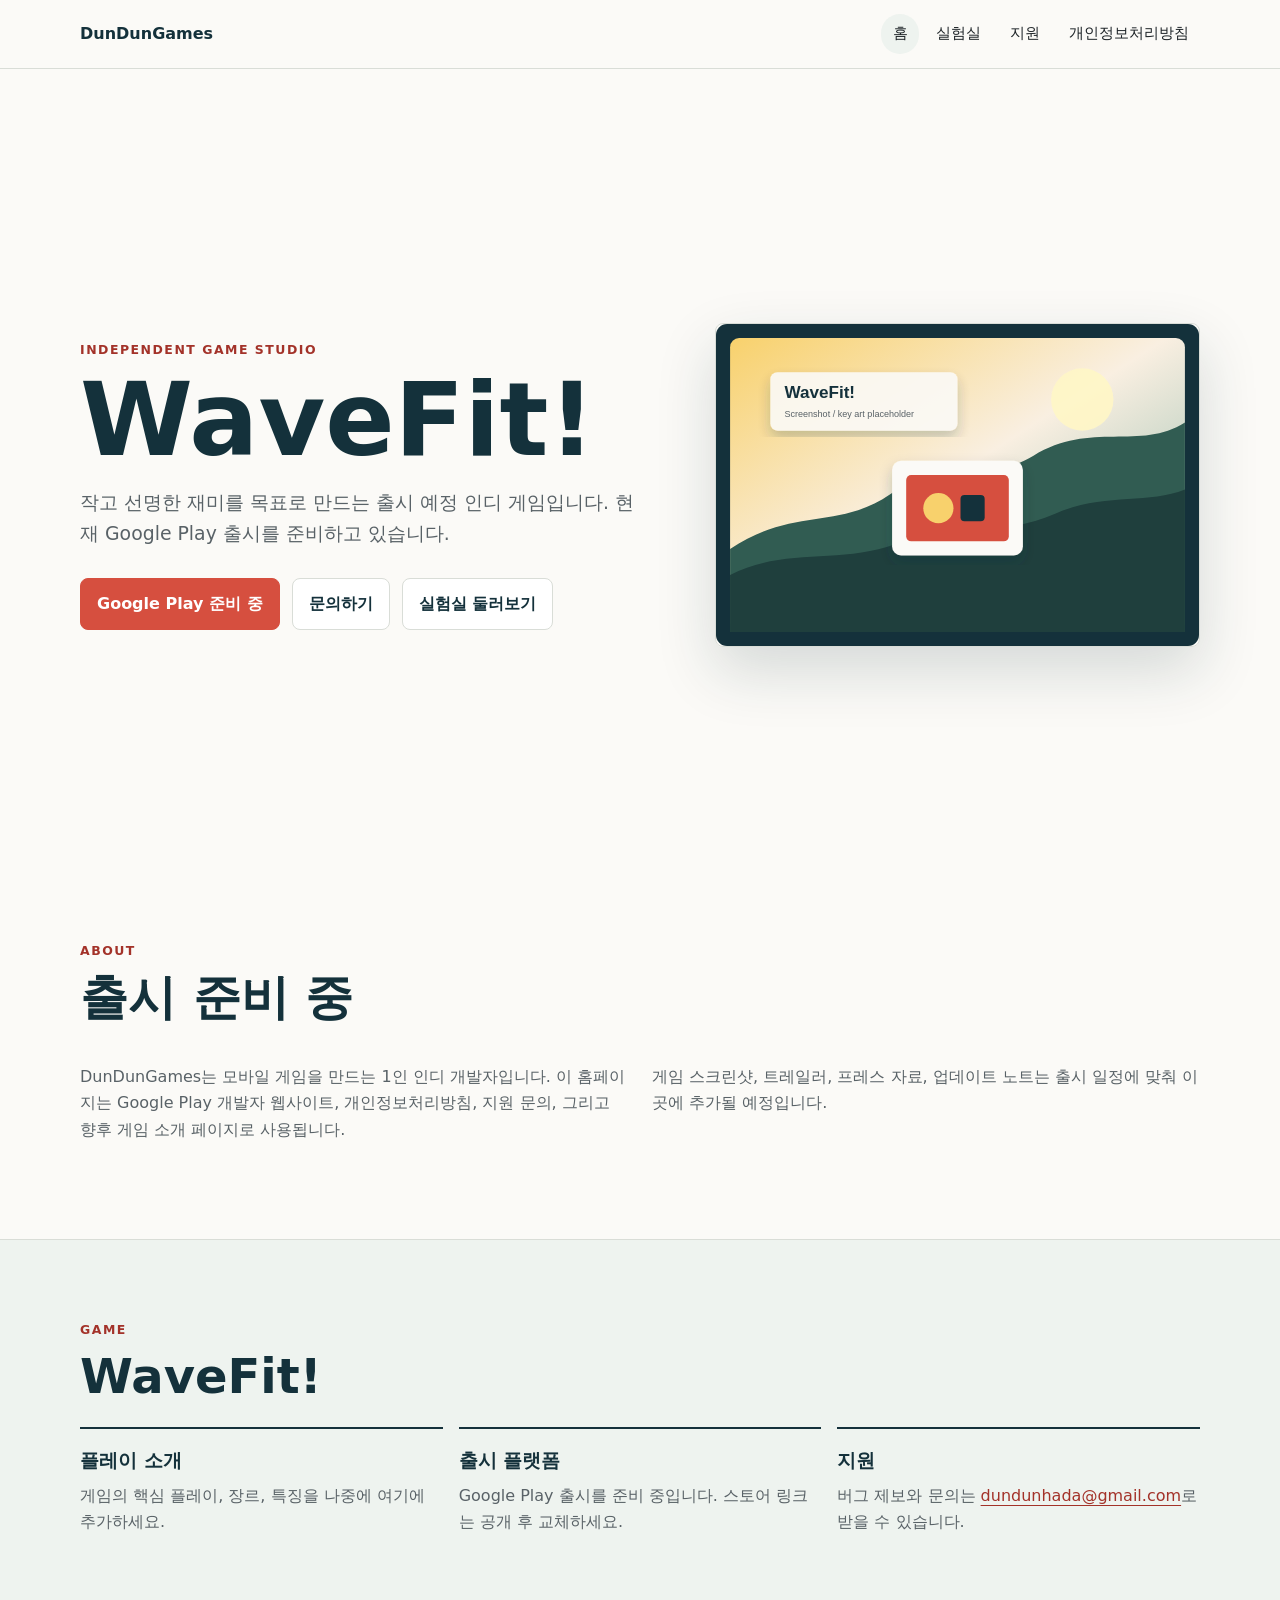
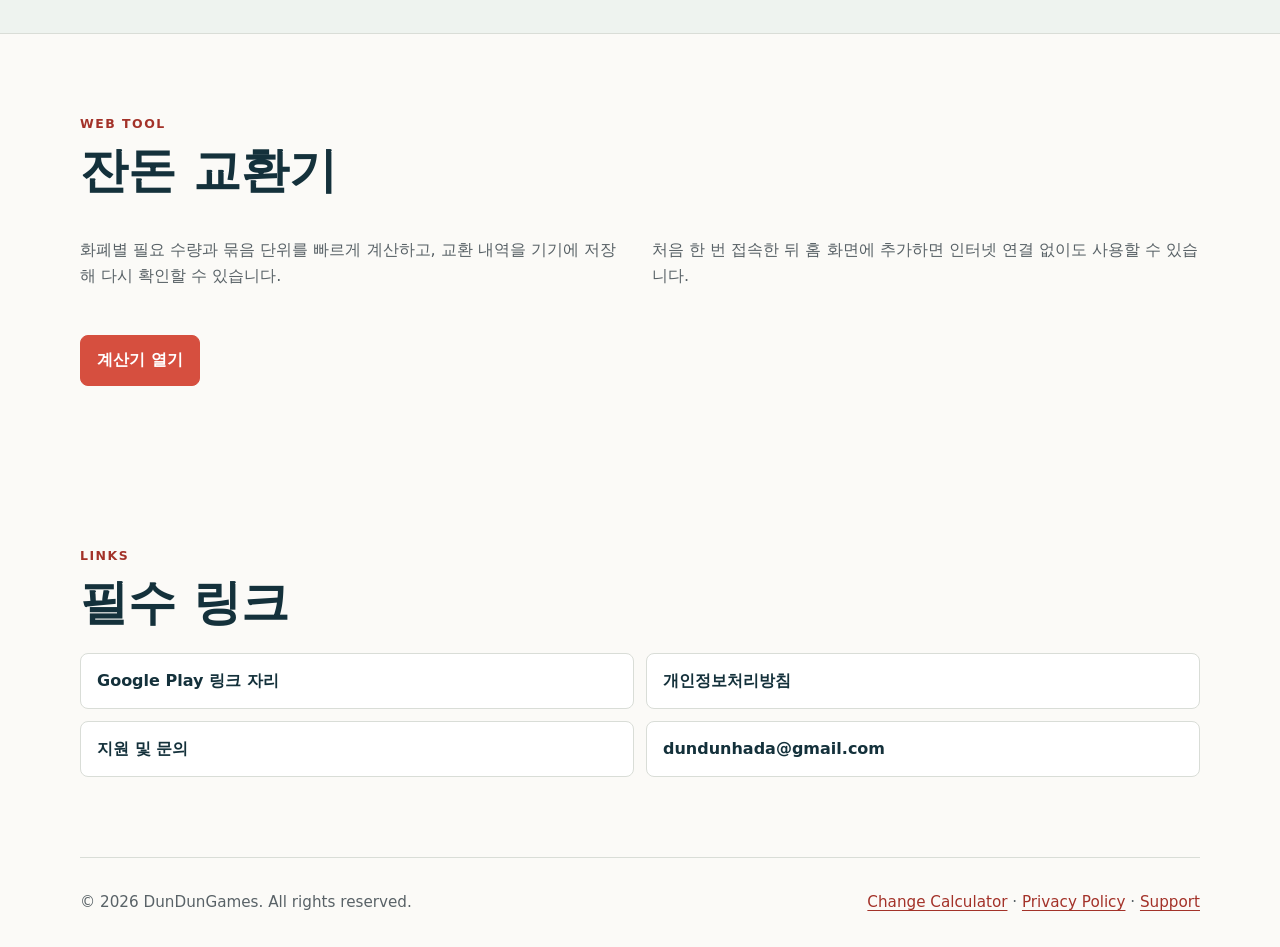
<file: index.html>
<!doctype html>
<html lang="ko">
<head>
  <meta charset="utf-8">
  <meta name="viewport" content="width=device-width, initial-scale=1">
  <meta name="description" content="DunDunGames의 인디 게임 개발자 홈페이지입니다. 출시 예정 게임 WaveFit!과 지원 정보를 확인하세요.">
  <title>DunDunGames | Indie Game Developer</title>
  <link rel="stylesheet" href="assets/css/styles.css">
</head>
<body>
  <a class="skip-link" href="#main">본문으로 건너뛰기</a>
  <header class="site-header">
    <nav class="nav" aria-label="주요 메뉴">
      <a class="brand" href="index.html">DunDunGames</a>
      <button class="nav-toggle" type="button" aria-expanded="false" aria-controls="site-menu">
        <span class="nav-toggle-bar"></span>
        <span class="sr-only">메뉴 열기</span>
      </button>
      <div class="nav-links" id="site-menu">
        <a href="index.html" aria-current="page">홈</a>
        <a href="lab/">실험실</a>
        <a href="support.html">지원</a>
        <a href="privacy.html">개인정보처리방침</a>
      </div>
    </nav>
  </header>

  <main id="main">
    <section class="hero">
      <div class="hero-copy">
        <p class="eyebrow">Independent Game Studio</p>
        <h1>WaveFit!</h1>
        <p class="lead">작고 선명한 재미를 목표로 만드는 출시 예정 인디 게임입니다. 현재 Google Play 출시를 준비하고 있습니다.</p>
        <div class="hero-actions">
          <a class="button primary" href="[Google Play URL]" aria-label="WaveFit! Google Play 링크">Google Play 준비 중</a>
          <a class="button secondary" href="support.html">문의하기</a>
          <a class="button secondary" href="lab/">실험실 둘러보기</a>
        </div>
      </div>
      <div class="hero-art" aria-label="WaveFit! 이미지 자리">
        <img src="assets/images/game-placeholder.svg" alt="WaveFit! 스크린샷 자리">
      </div>
    </section>

    <section class="section compact">
      <div class="section-heading">
        <p class="eyebrow">About</p>
        <h2>출시 준비 중</h2>
      </div>
      <div class="text-columns">
        <p>DunDunGames는 모바일 게임을 만드는 1인 인디 개발자입니다. 이 홈페이지는 Google Play 개발자 웹사이트, 개인정보처리방침, 지원 문의, 그리고 향후 게임 소개 페이지로 사용됩니다.</p>
        <p>게임 스크린샷, 트레일러, 프레스 자료, 업데이트 노트는 출시 일정에 맞춰 이곳에 추가될 예정입니다.</p>
      </div>
    </section>

    <section class="section muted">
      <div class="section-heading">
        <p class="eyebrow">Game</p>
        <h2>WaveFit!</h2>
      </div>
      <div class="feature-grid">
        <article class="feature">
          <h3>플레이 소개</h3>
          <p>게임의 핵심 플레이, 장르, 특징을 나중에 여기에 추가하세요.</p>
        </article>
        <article class="feature">
          <h3>출시 플랫폼</h3>
          <p>Google Play 출시를 준비 중입니다. 스토어 링크는 공개 후 교체하세요.</p>
        </article>
        <article class="feature">
          <h3>지원</h3>
          <p>버그 제보와 문의는 <a href="mailto:dundunhada@gmail.com">dundunhada@gmail.com</a>로 받을 수 있습니다.</p>
        </article>
      </div>
    </section>

    <section class="section">
      <div class="section-heading">
        <p class="eyebrow">Web Tool</p>
        <h2>잔돈 교환기</h2>
      </div>
      <div class="text-columns">
        <p>화폐별 필요 수량과 묶음 단위를 빠르게 계산하고, 교환 내역을 기기에 저장해 다시 확인할 수 있습니다.</p>
        <p>처음 한 번 접속한 뒤 홈 화면에 추가하면 인터넷 연결 없이도 사용할 수 있습니다.</p>
      </div>
      <div class="hero-actions">
        <a class="button primary" href="lab/change-calculator/">계산기 열기</a>
      </div>
    </section>

    <section class="section">
      <div class="section-heading">
        <p class="eyebrow">Links</p>
        <h2>필수 링크</h2>
      </div>
      <div class="link-list">
        <a href="[Google Play URL]">Google Play 링크 자리</a>
        <a href="privacy.html">개인정보처리방침</a>
        <a href="support.html">지원 및 문의</a>
        <a href="mailto:dundunhada@gmail.com">dundunhada@gmail.com</a>
      </div>
    </section>
  </main>

  <footer class="site-footer">
    <p>&copy; <span id="year"></span> DunDunGames. All rights reserved.</p>
    <p><a href="lab/change-calculator/">Change Calculator</a> · <a href="privacy.html">Privacy Policy</a> · <a href="support.html">Support</a></p>
  </footer>

  <script src="assets/js/main.js"></script>
</body>
</html>
</file>
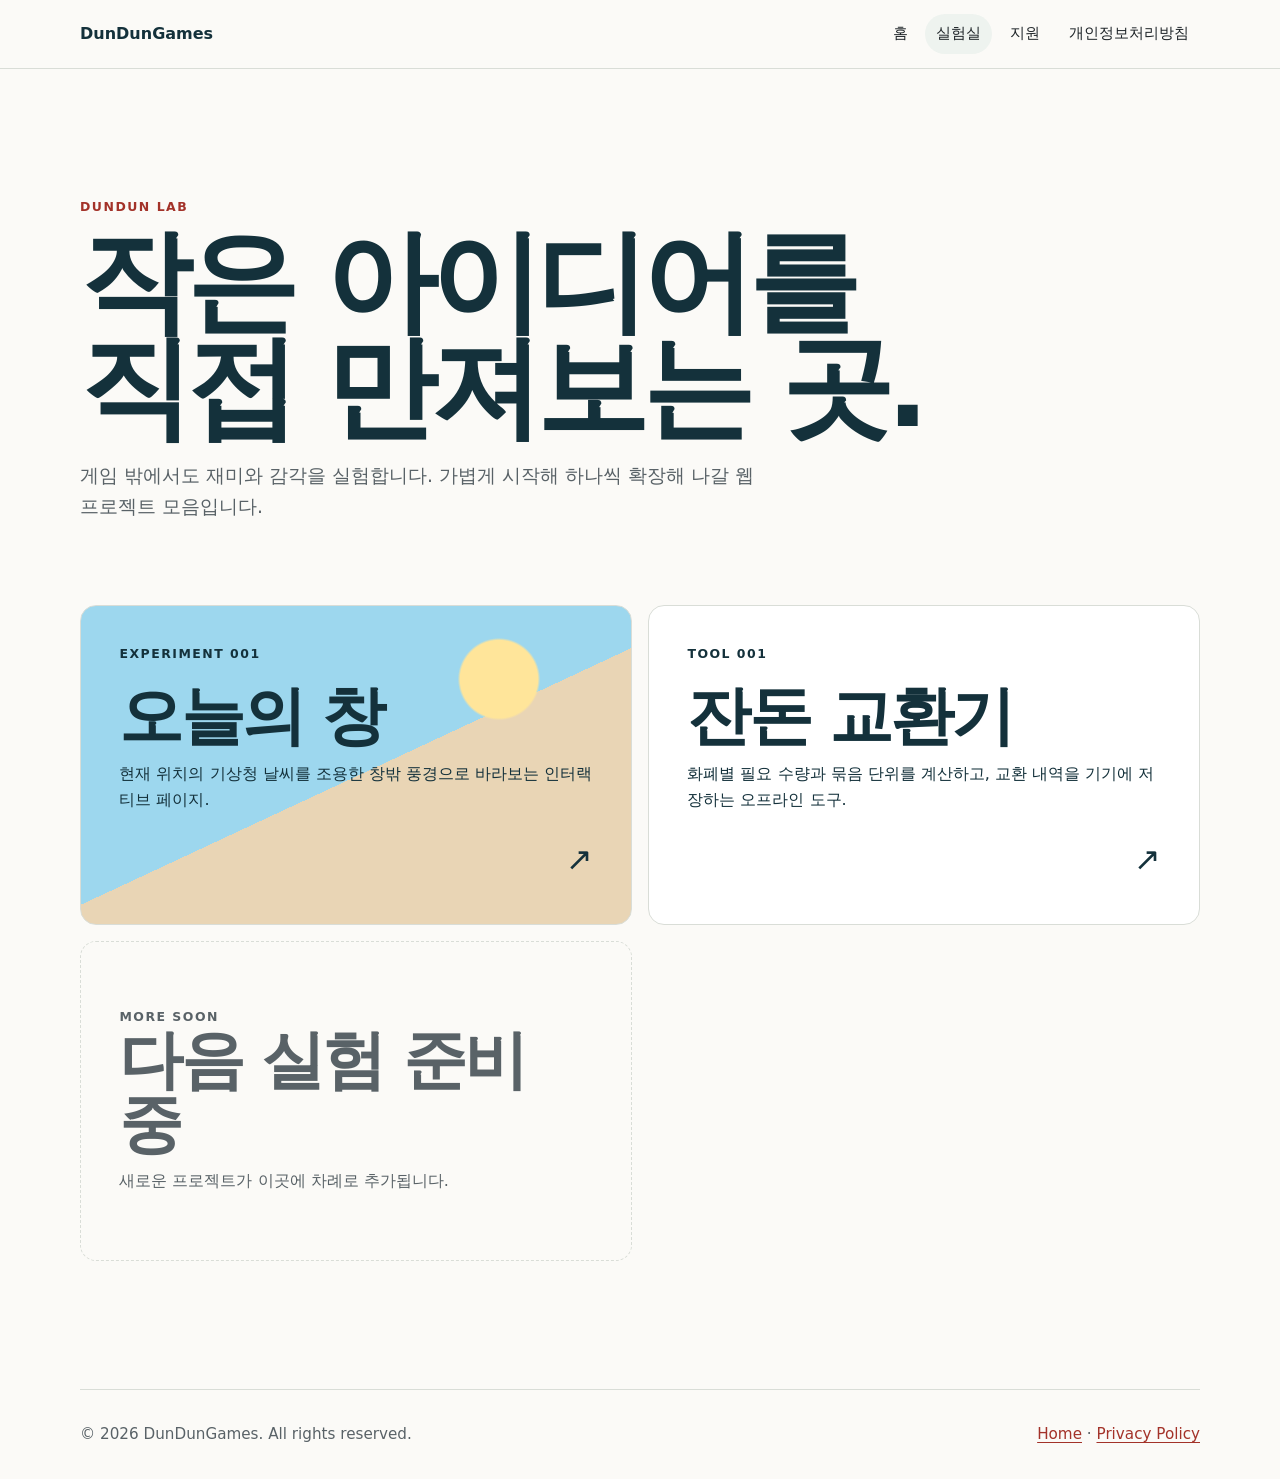
<file: lab/index.html>
<!doctype html>
<html lang="ko">
<head>
  <meta charset="utf-8">
  <meta name="viewport" content="width=device-width, initial-scale=1">
  <meta name="description" content="DunDunGames가 만드는 작은 웹 프로젝트와 인터랙티브 실험을 만나보세요.">
  <title>실험실 | DunDunGames</title>
  <link rel="stylesheet" href="../assets/css/styles.css">
</head>
<body>
  <a class="skip-link" href="#main">본문으로 건너뛰기</a>
  <header class="site-header">
    <nav class="nav" aria-label="주요 메뉴">
      <a class="brand" href="../">DunDunGames</a>
      <button class="nav-toggle" type="button" aria-expanded="false" aria-controls="site-menu">
        <span class="nav-toggle-bar"></span>
        <span class="sr-only">메뉴 열기</span>
      </button>
      <div class="nav-links" id="site-menu">
        <a href="../">홈</a>
        <a href="./" aria-current="page">실험실</a>
        <a href="../support.html">지원</a>
        <a href="../privacy.html">개인정보처리방침</a>
      </div>
    </nav>
  </header>

  <main id="main">
    <section class="lab-hero">
      <p class="eyebrow">Dundun Lab</p>
      <h1>작은 아이디어를 직접 만져보는 곳.</h1>
      <p class="lead">게임 밖에서도 재미와 감각을 실험합니다. 가볍게 시작해 하나씩 확장해 나갈 웹 프로젝트 모음입니다.</p>
    </section>

    <section class="project-grid" aria-label="웹 프로젝트">
      <a class="project-card weather-project" href="weather-window/">
        <span class="project-number">Experiment 001</span>
        <div>
          <h2>오늘의 창</h2>
          <p>현재 위치의 기상청 날씨를 조용한 창밖 풍경으로 바라보는 인터랙티브 페이지.</p>
        </div>
        <span class="project-arrow" aria-hidden="true">↗</span>
      </a>
      <a class="project-card" href="change-calculator/">
        <span class="project-number">Tool 001</span>
        <div>
          <h2>잔돈 교환기</h2>
          <p>화폐별 필요 수량과 묶음 단위를 계산하고, 교환 내역을 기기에 저장하는 오프라인 도구.</p>
        </div>
        <span class="project-arrow" aria-hidden="true">↗</span>
      </a>
      <div class="project-card coming-soon">
        <span class="project-number">More soon</span>
        <div>
          <h2>다음 실험 준비 중</h2>
          <p>새로운 프로젝트가 이곳에 차례로 추가됩니다.</p>
        </div>
      </div>
    </section>
  </main>

  <footer class="site-footer">
    <p>&copy; <span id="year"></span> DunDunGames. All rights reserved.</p>
    <p><a href="../">Home</a> · <a href="../privacy.html">Privacy Policy</a></p>
  </footer>
  <script src="../assets/js/main.js"></script>
</body>
</html>
</file>
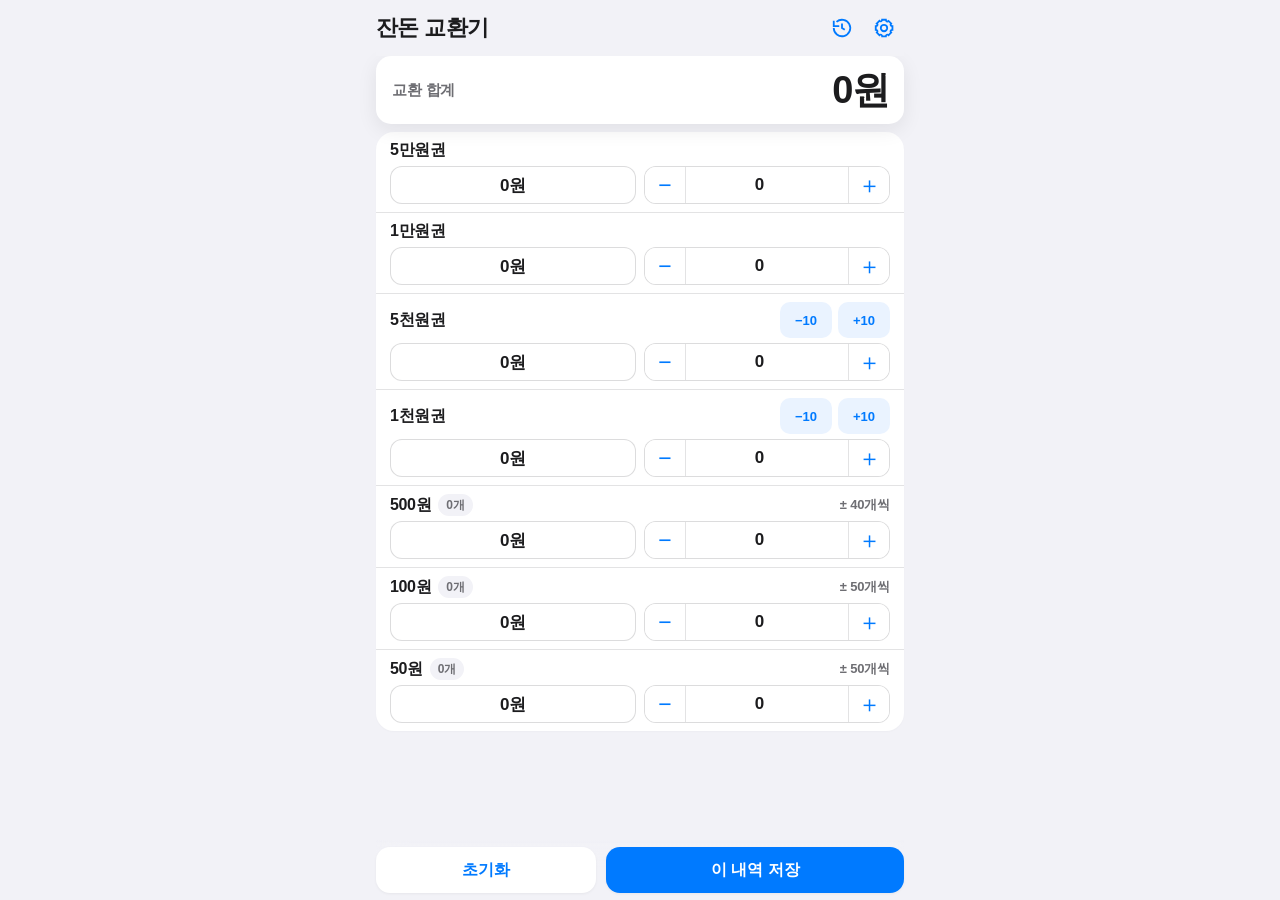
<file: lab/change-calculator/index.html>
<!doctype html>
<html lang="ko"><head><meta charset="utf-8"><meta name="viewport" content="width=device-width,initial-scale=1,viewport-fit=cover"><meta name="theme-color" content="#f2f2f7"><meta name="description" content="인터넷 연결 없이도 사용할 수 있는 잔돈 교환기"><meta name="apple-mobile-web-app-capable" content="yes"><meta name="apple-mobile-web-app-status-bar-style" content="default"><meta name="apple-mobile-web-app-title" content="잔돈 교환기"><link rel="manifest" href="./manifest.webmanifest"><link rel="icon" href="./icon.svg" type="image/svg+xml"><title>잔돈 교환기</title>
<style>
/* aligned compact denomination rows */
:root{--ink:#111827;--muted:#6b7280;--line:#e5e7eb;--soft:#f3f4f6;--bg:#f7f8fa;--white:#fff;--blue:#2563eb;--blue-soft:#eff6ff;--red:#dc2626}*{box-sizing:border-box}html{-webkit-text-size-adjust:100%}body{margin:0;min-height:100vh;min-height:100dvh;background:var(--bg);color:var(--ink);font-family:Pretendard,-apple-system,BlinkMacSystemFont,"Segoe UI",sans-serif;font-variant-numeric:tabular-nums}button,input{font:inherit}button{touch-action:manipulation}.app{width:min(100%,640px);margin:auto;padding:0 12px calc(20px + env(safe-area-inset-bottom))}header{position:sticky;top:0;z-index:5;display:flex;align-items:center;justify-content:space-between;height:58px;padding-top:env(safe-area-inset-top);background:rgba(247,248,250,.94);backdrop-filter:blur(14px)}h1{margin:0;font-size:19px;letter-spacing:-.5px}.header-actions{display:flex;gap:4px}.icon-btn{position:relative;display:grid;place-items:center;width:40px;height:40px;padding:0;border:0;border-radius:10px;background:transparent;color:#374151;cursor:pointer}.icon-btn:active{background:var(--line)}.icon-btn svg{width:21px;height:21px}.history-dot{position:absolute;width:7px;height:7px;right:5px;top:5px;border:2px solid var(--bg);border-radius:50%;background:var(--blue);display:none}.history-dot.on{display:block}.total{display:flex;align-items:end;justify-content:space-between;gap:12px;margin:2px 0 10px;padding:15px 16px;border:1px solid #dbe1ea;border-radius:14px;background:var(--white);box-shadow:0 4px 14px rgba(17,24,39,.05)}.total-label{font-size:12px;color:var(--muted);font-weight:700}.total-value{font-size:clamp(25px,8vw,34px);line-height:1;font-weight:850;letter-spacing:-1.2px;white-space:nowrap}.money-list{overflow:hidden;border:1px solid #dbe1ea;border-radius:14px;background:var(--white)}.money-row{display:grid;grid-template-columns:76px 1fr;align-items:center;gap:6px;min-height:69px;padding:9px 8px;border-bottom:1px solid var(--line)}.money-row:last-child{border-bottom:0}.money-info{min-width:0}.money-name{display:block;font-size:14px;font-weight:800}.row-amount{display:block;margin-top:3px;color:var(--muted);font-size:10px;white-space:nowrap}.controls{display:flex;align-items:center;justify-content:flex-end;gap:3px;min-width:0}.step{height:39px;min-width:32px;padding:0 4px;border:1px solid var(--line);border-radius:9px;background:var(--soft);color:#374151;font-size:12px;font-weight:800;cursor:pointer}.step.fast{color:var(--blue);background:var(--blue-soft);border-color:#dbeafe}.step:active{filter:brightness(.95)}.qty{width:50px;height:39px;padding:0 2px;border:1px solid #cbd5e1;border-radius:9px;outline:0;background:white;text-align:center;font-size:16px;font-weight:800}.qty:focus{border-color:var(--blue);box-shadow:0 0 0 3px rgba(37,99,235,.11)}.bundle{display:block;margin-top:2px;color:var(--blue);font-size:9px;font-weight:700}.actions{display:grid;grid-template-columns:1fr 1.35fr;gap:8px;margin-top:10px}.action{height:48px;border:1px solid #d1d5db;border-radius:11px;background:var(--white);color:var(--ink);font-size:14px;font-weight:800;cursor:pointer}.action.primary{border-color:var(--ink);background:var(--ink);color:white}.footnote{margin:10px 2px 0;text-align:center;color:#9ca3af;font-size:10px}.overlay{position:fixed;inset:0;z-index:20;display:none;align-items:flex-end;justify-content:center;background:rgba(17,24,39,.45)}.overlay.open{display:flex}.panel{display:flex;flex-direction:column;width:min(100%,640px);max-height:min(91dvh,820px);border-radius:20px 20px 0 0;background:white;box-shadow:0 -10px 35px rgba(0,0,0,.16);animation:up .18s ease-out}.panel-head{display:flex;align-items:center;justify-content:space-between;flex:0 0 auto;height:58px;padding:0 14px;border-bottom:1px solid var(--line)}.panel-head h2{margin:0;font-size:18px}.panel-body{overflow:auto;padding:12px 14px calc(18px + env(safe-area-inset-bottom))}@keyframes up{from{transform:translateY(16px);opacity:.6}}.settings-intro{margin:0 0 12px;color:var(--muted);font-size:12px;line-height:1.5}.setting-card{margin-bottom:8px;border:1px solid var(--line);border-radius:12px;overflow:hidden}.setting-top{display:flex;align-items:center;justify-content:space-between;padding:11px 12px;background:#fafafa}.setting-title{font-weight:800}.setting-grid{display:grid;grid-template-columns:1fr 1fr;gap:10px;padding:10px 12px}.field label{display:block;margin-bottom:5px;color:var(--muted);font-size:10px;font-weight:700}.field input{width:100%;height:36px;padding:0 9px;border:1px solid #d1d5db;border-radius:8px;font-weight:700}.field.full{grid-column:1/-1}.check-row{display:flex!important;align-items:center;gap:7px;min-height:36px;font-size:12px!important;font-weight:700}.check-row input{width:18px;height:18px;accent-color:var(--blue)}.switch{position:relative;width:42px;height:24px}.switch input{opacity:0;width:0;height:0}.slider{position:absolute;inset:0;border-radius:99px;background:#cbd5e1;transition:.15s}.slider:before{content:"";position:absolute;width:18px;height:18px;left:3px;top:3px;border-radius:50%;background:white;transition:.15s}.switch input:checked+.slider{background:var(--blue)}.switch input:checked+.slider:before{transform:translateX(18px)}.settings-actions{display:grid;grid-template-columns:1fr 1fr;gap:8px;margin-top:12px}.empty{padding:62px 12px;text-align:center;color:var(--muted)}.empty strong{display:block;margin-bottom:6px;color:#374151}.history-list{display:grid;gap:8px}.history-item{display:grid;grid-template-columns:1fr auto;gap:7px;width:100%;padding:13px;border:1px solid var(--line);border-radius:12px;background:white;text-align:left;cursor:pointer}.history-date{font-size:12px;font-weight:800}.history-total{font-size:17px;font-weight:850}.history-summary{grid-column:1/-1;overflow:hidden;color:var(--muted);font-size:11px;white-space:nowrap;text-overflow:ellipsis}.chevron{align-self:center;color:#9ca3af}.detail-card{padding:4px 0}.detail-total{margin-bottom:12px;padding:16px;border-radius:12px;background:var(--soft);text-align:center}.detail-total small{display:block;margin-bottom:4px;color:var(--muted)}.detail-total strong{font-size:27px}.detail-row{display:grid;grid-template-columns:1fr auto;gap:10px;padding:11px 4px;border-bottom:1px solid var(--line)}.detail-row span:last-child{text-align:right;font-weight:800}.detail-row small{display:block;color:var(--muted);font-weight:400}.memo{margin:12px 0;padding:11px;border-radius:10px;background:#fffbeb;color:#713f12;font-size:12px;line-height:1.5}.detail-actions{display:grid;grid-template-columns:1fr 1fr 1fr;gap:7px;margin-top:14px}.detail-actions .action{height:43px;font-size:12px}.danger{color:var(--red)!important}.save-form label{display:block;margin:2px 0 7px;font-size:12px;font-weight:800}.save-form input{width:100%;height:45px;padding:0 12px;border:1px solid #d1d5db;border-radius:10px;outline:0}.save-form input:focus{border-color:var(--blue);box-shadow:0 0 0 3px rgba(37,99,235,.1)}.save-preview{margin:12px 0;padding:12px;border-radius:10px;background:var(--soft);font-size:12px;line-height:1.6}.save-buttons{display:grid;grid-template-columns:1fr 1.4fr;gap:8px}.toast{position:fixed;left:50%;bottom:calc(22px + env(safe-area-inset-bottom));z-index:40;padding:10px 15px;border-radius:99px;background:#111827;color:white;font-size:12px;font-weight:700;white-space:nowrap;transform:translate(-50%,18px);opacity:0;pointer-events:none;transition:.18s}.toast.show{transform:translate(-50%,0);opacity:1}@media(min-width:520px){.money-row{grid-template-columns:130px 1fr;padding:9px 10px;gap:8px}.money-name{font-size:15px}.qty{width:72px}.step{min-width:46px;padding:0 7px;font-size:13px}.controls{gap:4px}.panel{margin-bottom:18px;border-radius:20px}.overlay{align-items:center}.setting-grid{grid-template-columns:1fr 1fr 1fr}.field.full{grid-column:auto}}
</style></head><body><div class="app"><header><h1>잔돈 교환기</h1><div class="header-actions"><button class="icon-btn" id="historyBtn" type="button" aria-label="저장 내역"><span class="history-dot" id="historyDot"></span><svg fill="none" viewBox="0 0 24 24" stroke="currentColor" stroke-width="2"><path d="M3 12a9 9 0 1 0 3-6.7M3 4v6h6M12 7v5l3 2"/></svg></button><button class="icon-btn" id="settingsBtn" type="button" aria-label="설정"><svg fill="none" viewBox="0 0 24 24" stroke="currentColor" stroke-width="2"><path d="M12 15.5a3.5 3.5 0 1 0 0-7 3.5 3.5 0 0 0 0 7Z"/><path d="M19.4 15a1.7 1.7 0 0 0 .3 1.9l.1.1-2.8 2.8-.1-.1a1.7 1.7 0 0 0-1.9-.3 1.7 1.7 0 0 0-1 1.6v.2h-4V21a1.7 1.7 0 0 0-1-1.6 1.7 1.7 0 0 0-1.9.3l-.1.1L4.2 17l.1-.1a1.7 1.7 0 0 0 .3-1.9A1.7 1.7 0 0 0 3 14H3v-4h.1a1.7 1.7 0 0 0 1.6-1 1.7 1.7 0 0 0-.3-1.9L4.2 7 7 4.2l.1.1a1.7 1.7 0 0 0 1.9.3 1.7 1.7 0 0 0 1-1.6V3h4v.1a1.7 1.7 0 0 0 1 1.6 1.7 1.7 0 0 0 1.9-.3l.1-.1L19.8 7l-.1.1a1.7 1.7 0 0 0-.3 1.9 1.7 1.7 0 0 0 1.6 1h.2v4H21a1.7 1.7 0 0 0-1.6 1Z"/></svg></button></div></header><section class="total" aria-live="polite"><span class="total-label">교환 합계</span><strong class="total-value"><span id="totalAmount">0</span>원</strong></section><section class="money-list" id="moneyList" aria-label="화폐 수량 입력"></section><div class="actions"><button class="action" id="resetBtn" type="button">초기화</button><button class="action primary" id="saveBtn" type="button">이 내역 저장</button></div><p class="footnote">입력한 수량과 설정은 이 기기에 자동 저장됩니다.</p></div>
<div class="overlay" id="settingsOverlay" role="dialog" aria-modal="true" aria-label="설정"><section class="panel"><div class="panel-head"><h2>화폐별 설정</h2><button class="icon-btn close" type="button" aria-label="닫기">✕</button></div><div class="panel-body"><p class="settings-intro">사용할 화폐와 증감 단위를 설정합니다. 빠른 증감을 끄면 관련 옵션은 숨겨집니다.</p><div id="settingsList"></div><div class="settings-actions"><button class="action" id="defaultSettings" type="button">기본값 복원</button><button class="action primary" id="applySettings" type="button">완료</button></div></div></section></div>
<div class="overlay" id="historyOverlay" role="dialog" aria-modal="true" aria-label="저장 내역"><section class="panel"><div class="panel-head"><h2 id="historyTitle">저장 내역</h2><button class="icon-btn close" type="button" aria-label="닫기">✕</button></div><div class="panel-body" id="historyBody"></div></section></div>
<div class="toast" id="toast" role="status"></div>
<style>
.total{align-items:center;padding:17px 16px}.total-label{font-size:16px;color:#374151;font-weight:850;letter-spacing:-.2px}.total-value{font-size:clamp(31px,9vw,40px)}
.money-row{display:block;min-height:0;padding:8px 9px}.money-info{display:grid;grid-template-columns:72px minmax(70px,1fr) 68px 30px;align-items:center;gap:7px;height:25px}.money-name{font-size:14px}.row-amount{margin:0;text-align:right;color:var(--ink);font-size:13px;font-weight:850}.bundle{margin:0;color:var(--blue);font-size:10px;white-space:nowrap}.row-reset{display:grid;place-items:center;width:28px;height:26px;padding:0;border:0;border-radius:7px;background:transparent;color:#9ca3af;font-size:17px;cursor:pointer}.row-reset:active{background:var(--soft);color:var(--ink)}
.controls{display:grid;grid-template-columns:1fr 1fr 58px 1fr 1fr;gap:4px;margin-top:5px}.step{width:100%;min-width:0;height:36px}.qty{width:58px;height:36px}.step-placeholder{visibility:hidden}
@media(min-width:520px){.money-row{display:grid;grid-template-columns:250px 1fr;align-items:center;gap:10px;padding:9px 10px}.money-info{grid-template-columns:70px minmax(70px,1fr) 68px 30px;height:auto}.controls{grid-template-columns:1fr 1fr 70px 1fr 1fr;margin:0}.qty{width:70px}}
</style>
<style>
:root{--ink:#1c1c1e;--muted:#6e6e73;--line:rgba(60,60,67,.14);--soft:#f2f2f7;--bg:#f2f2f7;--white:#fff;--blue:#007aff;--blue-soft:#eaf3ff;--red:#ff3b30}
body{background:var(--bg);letter-spacing:-.18px;-webkit-font-smoothing:antialiased}.app{width:min(100%,560px);padding:0 16px calc(24px + env(safe-area-inset-bottom))}
header{height:64px;background:rgba(242,242,247,.9);backdrop-filter:saturate(180%) blur(18px)}h1{font-size:22px;font-weight:750;letter-spacing:-.65px}.header-actions{gap:2px}.icon-btn{width:40px;height:40px;border-radius:50%;color:var(--blue)}.icon-btn:active{background:rgba(0,122,255,.1)}.icon-btn svg{width:22px;height:22px}
.total{min-height:82px;margin:0 0 12px;padding:17px 18px;border:0;border-radius:18px;box-shadow:0 1px 2px rgba(0,0,0,.03),0 8px 24px rgba(0,0,0,.04)}.total-label{font-size:15px;font-weight:650;color:var(--muted)}.total-value{font-size:clamp(34px,10vw,42px);font-weight:760;letter-spacing:-1.7px}
.money-list{border:0;border-radius:18px;box-shadow:0 1px 2px rgba(0,0,0,.025);background:var(--white)}.money-row,.money-row:last-child{display:block;min-height:0;padding:11px 12px;border-bottom:1px solid var(--line)}.money-row:last-child{border-bottom:0}.money-info{display:grid;grid-template-columns:66px minmax(76px,1fr) 64px 40px;align-items:center;gap:4px;height:24px}.money-name{font-size:16px;font-weight:650;letter-spacing:-.35px;white-space:nowrap}.row-amount{margin:0;color:var(--ink);font-size:15px;font-weight:650;text-align:right;white-space:nowrap}.bundle{margin:0;color:var(--muted);font-size:11px;font-weight:500;text-align:right;white-space:nowrap}.row-reset{display:block;width:40px;height:28px;padding:0;border:0;border-radius:7px;background:transparent;color:var(--blue);font-size:11px;font-weight:600;white-space:nowrap}.row-reset:active{background:rgba(0,122,255,.08);color:var(--blue)}
.controls{display:grid;grid-template-columns:minmax(0,1fr) minmax(0,1fr) 60px minmax(0,1fr) minmax(0,1fr);align-items:center;gap:5px;margin-top:8px}.step{width:100%;min-width:0;height:36px;padding:0 2px;border:0;border-radius:10px;background:var(--soft);color:#3a3a3c;font-size:13px;font-weight:650;line-height:1;white-space:nowrap}.step.fast{border:0;background:var(--blue-soft);color:var(--blue)}.step:active{filter:none;background:#e5e5ea;transform:scale(.97)}.step.fast:active{background:#dbeafe}.qty{width:60px;height:36px;padding:0 2px;border:1px solid rgba(60,60,67,.2);border-radius:10px;background:#fff;color:var(--ink);font-size:17px;font-weight:650}.qty:focus{border-color:var(--blue);box-shadow:0 0 0 3px rgba(0,122,255,.12)}
.actions{gap:10px;margin-top:12px}.action{height:50px;border:0;border-radius:14px;background:#fff;color:var(--blue);font-size:16px;font-weight:650}.action:active{opacity:.72}.action.primary{border:0;background:var(--blue);color:#fff}.footnote{margin-top:12px;color:#8e8e93;font-size:11px}
.overlay{background:rgba(0,0,0,.28);backdrop-filter:blur(2px)}.panel{width:min(calc(100% - 16px),560px);max-height:min(92dvh,820px);border-radius:24px 24px 0 0;box-shadow:0 -12px 40px rgba(0,0,0,.13)}.panel-head{height:60px;padding:0 16px;border-color:var(--line)}.panel-head h2{font-size:19px;font-weight:750;letter-spacing:-.45px}.panel-body{padding:14px 16px calc(20px + env(safe-area-inset-bottom))}.settings-intro{font-size:13px}.setting-card{border:0;border-radius:14px;background:var(--soft)}.setting-top{padding:12px 14px;background:transparent;border-bottom:1px solid var(--line)}.setting-title{font-size:16px;font-weight:650}.setting-grid{gap:12px;padding:12px 14px}.field label{font-size:11px;font-weight:600}.field input{height:42px;border:1px solid rgba(60,60,67,.16);border-radius:10px;background:#fff;font-size:15px}.check-row{font-size:14px!important}.settings-actions{gap:10px}.history-list{gap:10px}.history-item{padding:14px 15px;border:0;border-radius:14px;background:var(--soft)}.history-date{font-size:13px;font-weight:600;color:var(--muted)}.history-total{font-size:20px;font-weight:700}.history-summary{font-size:12px}.detail-total{padding:20px 16px;border-radius:16px;background:var(--soft)}.detail-total small{font-size:13px}.detail-total strong{font-size:32px;font-weight:750}.detail-row{padding:13px 5px}.detail-row>span:first-child{font-size:16px;font-weight:600}.detail-row>span:last-child{font-size:16px;font-weight:650}.detail-row small{margin-top:3px;font-size:12px}.detail-actions{gap:8px}.detail-actions .action{height:46px;font-size:14px}.toast{padding:11px 16px;background:rgba(28,28,30,.94);font-size:13px;font-weight:600;box-shadow:0 6px 24px rgba(0,0,0,.2)}
@media(max-width:359px){.app{padding-left:10px;padding-right:10px}header{height:58px}h1{font-size:20px}.total{min-height:74px;padding:14px}.total-value{font-size:32px}.money-row,.money-row:last-child{padding:9px 10px}.money-info{grid-template-columns:62px minmax(66px,1fr) 58px 36px;gap:3px}.money-name{font-size:14px}.row-amount{font-size:13px}.bundle{font-size:10px}.row-reset{width:36px;font-size:10px}.controls{grid-template-columns:minmax(0,1fr) minmax(0,1fr) 54px minmax(0,1fr) minmax(0,1fr);gap:3px;margin-top:6px}.step{height:34px;font-size:12px}.qty{width:54px;height:34px;font-size:16px}.actions{gap:7px}.action{height:46px;font-size:15px}}
@media(min-width:520px){.money-row,.money-row:last-child{display:block;padding:12px 14px}.money-info{grid-template-columns:76px minmax(110px,1fr) 72px 44px}.controls{grid-template-columns:minmax(0,1fr) minmax(0,1fr) 72px minmax(0,1fr) minmax(0,1fr);margin-top:9px}.qty{width:72px}.panel{margin-bottom:18px;border-radius:24px}.overlay{align-items:center}}
</style>
<style>
.app{padding-bottom:calc(96px + env(safe-area-inset-bottom))}.footnote{display:none}
.money-row,.money-row:last-child{padding:12px 14px}.money-info{display:flex;height:auto;gap:8px}.denomination{display:flex;align-items:center;gap:7px;min-width:0}.money-name{font-size:16px;font-weight:650}.step-badge{display:inline-flex;align-items:center;height:20px;padding:0 7px;border-radius:999px;background:var(--soft);color:var(--muted);font-size:10px;font-weight:600;white-space:nowrap}.amount-group{display:flex;align-items:center;justify-content:flex-end;gap:6px;margin-left:auto;min-width:0}.row-amount{font-size:16px;font-weight:700}.row-reset{display:grid;width:24px;height:24px;border-radius:50%;background:#e5e5ea;color:#6e6e73;font-size:17px;font-weight:400;line-height:1;opacity:1;transition:opacity .15s,transform .15s}.row-reset.hidden{visibility:hidden;opacity:0;transform:scale(.8)}.row-reset:active{background:#d1d1d6;color:#3a3a3c}
.row-controls{display:grid;grid-template-columns:minmax(0,1fr) auto;align-items:center;gap:10px;margin-top:10px}.quick-group{display:flex;align-items:center;gap:6px;min-width:0}.quick-btn{height:38px;min-width:46px;padding:0 9px;border:0;border-radius:10px;background:var(--blue-soft);color:var(--blue);font-size:13px;font-weight:650;white-space:nowrap}.quick-btn:active{background:#dbeafe;transform:scale(.97)}.unit-note{color:var(--muted);font-size:12px;font-weight:550;white-space:nowrap}.stepper{display:grid;grid-template-columns:44px 62px 44px;align-items:center;height:40px;border:1px solid rgba(60,60,67,.18);border-radius:12px;background:#fff;overflow:hidden}.base-step{height:100%;padding:0;border:0;background:#fff;color:var(--blue);font-size:23px;font-weight:400;line-height:1}.base-step:active{background:var(--soft)}.stepper .qty{width:62px;height:100%;border-width:0 1px;border-style:solid;border-color:rgba(60,60,67,.14);border-radius:0;box-shadow:none;font-size:17px;font-weight:650}.stepper .qty:focus{position:relative;border-color:var(--blue);box-shadow:inset 0 0 0 2px rgba(0,122,255,.18)}
.actions{position:fixed;left:50%;bottom:0;z-index:10;width:min(calc(100% - 24px),536px);margin:0;padding:10px 0 calc(10px + env(safe-area-inset-bottom));transform:translateX(-50%);background:linear-gradient(to bottom,rgba(242,242,247,0),rgba(242,242,247,.96) 20%,rgba(242,242,247,1) 45%);backdrop-filter:blur(14px)}.action{box-shadow:0 1px 3px rgba(0,0,0,.05)}
@media(max-width:359px){.app{padding-bottom:calc(88px + env(safe-area-inset-bottom))}.money-row,.money-row:last-child{padding:10px}.money-name{font-size:15px}.step-badge{padding:0 5px;font-size:9px}.row-amount{font-size:14px}.row-controls{gap:6px;margin-top:8px}.quick-group{gap:4px}.quick-btn{height:36px;min-width:40px;padding:0 6px;font-size:12px}.stepper{grid-template-columns:38px 52px 38px;height:38px}.stepper .qty{width:52px;font-size:16px}.actions{width:calc(100% - 20px);padding-top:8px}}
@media(min-width:520px){.money-row,.money-row:last-child{display:block;padding:13px 16px}.money-info{display:flex}.row-controls{margin-top:10px}.quick-btn{min-width:52px}.stepper{grid-template-columns:48px 72px 48px}.stepper .qty{width:72px}.actions{width:min(calc(100% - 32px),528px)}}
</style>
<style>
header{height:56px}
.total{position:sticky;top:56px;z-index:4;min-height:68px;margin:0 0 8px;padding:12px 16px;border-radius:15px;box-shadow:0 6px 20px rgba(28,28,30,.08)}
.total-value{font-size:clamp(31px,9vw,38px)}
.money-row,.money-row:last-child{padding:7px 12px}
.row-controls{margin-top:5px;gap:8px}
.money-row{--control-width:150px}
.amount-group{position:relative;flex:0 0 var(--control-width);width:var(--control-width);justify-content:center;margin-left:auto}
.amount-group .row-reset{position:absolute;right:0}
.step-badge{height:22px;padding:0 8px;font-size:12px;font-weight:600}
.unit-note{font-size:13px;font-weight:600}
.quick-btn{height:36px}
.stepper{height:38px}
.actions{padding-top:7px;padding-bottom:calc(7px + env(safe-area-inset-bottom))}
.action{height:46px}
.app{padding-bottom:calc(84px + env(safe-area-inset-bottom))}
@media(max-width:359px){header{height:52px}.total{top:52px;min-height:62px;padding:10px 13px}.total-value{font-size:30px}.money-row,.money-row:last-child{--control-width:128px;padding:6px 10px}.row-controls{margin-top:4px}.quick-btn{height:34px}.stepper{height:36px}.step-badge{height:20px;padding:0 6px;font-size:11px}.unit-note{font-size:12px}}
@media(min-width:520px){.money-row,.money-row:last-child{--control-width:168px;padding:8px 14px}.row-controls{margin-top:5px}}
</style>
<style>
.money-info{align-items:center}.quick-group{margin-left:auto}.quick-group:empty{display:none}.row-controls{grid-template-columns:minmax(0,1fr) minmax(0,1fr);gap:8px}.amount-group{grid-column:1;grid-row:1;width:100%;height:38px;flex-basis:auto;margin:0;border:1px solid rgba(60,60,67,.18);border-radius:12px;background:#fff}.stepper{grid-column:2;grid-row:1;width:100%;grid-template-columns:40px minmax(44px,1fr) 40px}.stepper .qty{width:100%}.amount-group .row-reset{right:6px}.row-amount{font-size:17px}.unit-note{margin-left:auto;font-size:13px}.step-badge{font-size:12px}
.setting-card{margin-bottom:12px;border:0;border-radius:16px;background:#fff;overflow:hidden}.setting-top{min-height:50px;padding:0 14px;background:#fff}.setting-title{font-size:16px;font-weight:650}.setting-grid{display:block;padding:0}.field,.setting-toggle-row{display:flex;align-items:center;justify-content:space-between;min-height:48px;padding:0 14px;border-top:1px solid var(--line)}.field label,.setting-toggle-row>span{margin:0;color:var(--ink);font-size:14px;font-weight:500}.field input{width:88px;height:34px;padding:0 10px;border:0;border-radius:9px;background:var(--soft);font-size:15px;text-align:right}.input-with-unit{display:flex;align-items:center;gap:6px;color:var(--muted);font-size:13px}.setting-fast-row[hidden]{display:none}.settings-actions{position:sticky;bottom:calc(-20px - env(safe-area-inset-bottom));z-index:2;margin:16px -16px calc(-20px - env(safe-area-inset-bottom));padding:12px 16px calc(12px + env(safe-area-inset-bottom));background:linear-gradient(transparent,#fff 24%)}
@media(max-width:359px){.row-controls{gap:6px}.stepper{grid-template-columns:36px minmax(40px,1fr) 36px}.quick-btn{min-width:38px}.field,.setting-toggle-row{padding-inline:12px}}
</style>
<script>
const DENOMS=[{value:50000,label:'5만원권',enabled:true,step:1,fast:false,fastStep:10},{value:10000,label:'1만원권',enabled:true,step:1,fast:false,fastStep:10},{value:5000,label:'5천원권',enabled:true,step:1,fast:true,fastStep:10},{value:1000,label:'1천원권',enabled:true,step:1,fast:true,fastStep:10},{value:500,label:'500원',enabled:true,step:40,fast:false,fastStep:80,bundle:40},{value:100,label:'100원',enabled:true,step:50,fast:false,fastStep:100,bundle:50},{value:50,label:'50원',enabled:true,step:50,fast:false,fastStep:100,bundle:50},{value:10,label:'10원',enabled:false,step:50,fast:false,fastStep:100,bundle:50}];
const KEYS={state:'change-calc-state-v2',settings:'change-calc-settings-v2',history:'change-calc-history-v2'},nf=new Intl.NumberFormat('ko-KR'),$=s=>document.querySelector(s);let settings=load(KEYS.settings,DENOMS),state=load(KEYS.state,{}),history=load(KEYS.history,[]),pendingSettings=null;
function clone(v){return JSON.parse(JSON.stringify(v))}function load(key,fallback){try{const value=JSON.parse(localStorage.getItem(key));return value??clone(fallback)}catch(_){return clone(fallback)}}function persist(key,value){try{localStorage.setItem(key,JSON.stringify(value))}catch(_){}}function normalizedSettings(){return DENOMS.map(base=>{const saved=settings.find(x=>Number(x.value)===base.value)||{};return {...base,...saved,value:base.value,label:base.label,step:Math.max(1,Number(saved.step||base.step)),fastStep:Math.max(1,Number(saved.fastStep||base.fastStep)),bundle:base.bundle?Math.max(1,Number(saved.bundle||base.bundle)):undefined}})}
function bundleText(qty,bundle){const groups=Math.floor(qty/bundle),rest=qty%bundle;if(!groups)return `${rest}개`;if(!rest)return `${groups}묶음`;return `${groups}묶음 + ${rest}개`}
function render(){settings=normalizedSettings();$('#moneyList').innerHTML=settings.filter(x=>x.enabled).map(d=>{const qty=Math.max(0,parseInt(state[d.value],10)||0),badge=d.bundle?`<span class="step-badge bundle">${bundleText(qty,d.bundle)}</span>`:d.step>1?`<span class="step-badge">${d.step}개씩</span>`:'',quick=d.fast?`<button class="quick-btn" data-delta="-${d.fastStep}" type="button">−${d.fastStep}</button><button class="quick-btn" data-delta="${d.fastStep}" type="button">+${d.fastStep}</button>`:d.step>1?`<span class="unit-note">± ${d.step}개씩</span>`:'';return `<div class="money-row" data-value="${d.value}"><div class="money-info"><div class="denomination"><span class="money-name">${d.label}</span>${badge}</div><div class="quick-group">${quick}</div></div><div class="row-controls"><div class="amount-group"><span class="row-amount">${nf.format(qty*d.value)}원</span><button class="row-reset ${qty?'':'hidden'}" type="button" aria-label="${d.label} 초기화">×</button></div><div class="stepper"><button class="base-step" data-delta="-${d.step}" type="button" aria-label="${d.label} ${d.step}개 빼기">−</button><input class="qty" type="number" inputmode="numeric" pattern="[0-9]*" min="0" step="1" value="${qty}" aria-label="${d.label} 수량"><button class="base-step" data-delta="${d.step}" type="button" aria-label="${d.label} ${d.step}개 더하기">＋</button></div></div></div>`}).join('');calculate()}
function calculate(){let total=0;document.querySelectorAll('.money-row').forEach(row=>{const value=Number(row.dataset.value),input=row.querySelector('.qty'),qty=Math.max(0,parseInt(input.value,10)||0),d=settings.find(x=>x.value===value);input.value=qty;state[value]=qty;total+=value*qty;row.querySelector('.row-amount').textContent=`${nf.format(value*qty)}원`;row.querySelector('.row-reset').classList.toggle('hidden',qty===0);const bundle=row.querySelector('.bundle');if(bundle)bundle.textContent=bundleText(qty,d.bundle)});$('#totalAmount').textContent=nf.format(total);persist(KEYS.state,state);return total}
function nonzeroItems(source=state){return settings.map(d=>({value:d.value,label:d.label,qty:Math.max(0,Number(source[d.value])||0),bundle:d.bundle})).filter(x=>x.qty>0)}function summary(items){return items.map(x=>`${x.label} ${nf.format(x.qty)}개`).join(' · ')}function toast(message){const el=$('#toast');el.textContent=message;el.classList.add('show');clearTimeout(toast.timer);toast.timer=setTimeout(()=>el.classList.remove('show'),1600)}function open(id){$(id).classList.add('open')}function closeOverlay(el){el.closest('.overlay').classList.remove('open')}
$('#moneyList').addEventListener('click',e=>{const row=e.target.closest('.money-row');if(!row)return;if(e.target.closest('.row-reset')){state[row.dataset.value]=0;row.querySelector('.qty').value=0;calculate();toast(`${settings.find(x=>x.value===Number(row.dataset.value)).label}을 초기화했습니다`);return}const btn=e.target.closest('[data-delta]');if(!btn)return;const input=row.querySelector('.qty');input.value=Math.max(0,(parseInt(input.value,10)||0)+Number(btn.dataset.delta));calculate()});$('#moneyList').addEventListener('input',calculate);$('#resetBtn').addEventListener('click',()=>{if(!nonzeroItems().length)return;state={};render();toast('전체 수량을 초기화했습니다')});
function settingNumberRow(label,cls,value,aria,hidden=false){return `<div class="field ${hidden?'setting-fast-row':''}" ${hidden?'hidden':''}><label>${label}</label><span class="input-with-unit"><input class="${cls}" type="number" inputmode="numeric" min="1" value="${value}" aria-label="${aria}"><span>개</span></span></div>`}
function renderSettings(list){$('#settingsList').innerHTML=list.map((d,i)=>`<div class="setting-card" data-index="${i}"><div class="setting-top"><span class="setting-title">${d.label}</span><label class="switch"><input class="enabled" type="checkbox" aria-label="${d.label} 표시 여부" ${d.enabled?'checked':''}><span class="slider"></span></label></div><div class="setting-grid">${settingNumberRow('기본 증감 단위','base-step',d.step,`${d.label} 기본 증감 단위`)}${d.bundle?settingNumberRow('한 묶음 개수','bundle-step',d.bundle,`${d.label} 한 묶음 개수`):''}<div class="setting-toggle-row"><span>빠른 증감 버튼</span><label class="switch"><input class="fast-enabled" type="checkbox" aria-label="${d.label} 빠른 증감 버튼" ${d.fast?'checked':''}><span class="slider"></span></label></div>${settingNumberRow('빠른 증감 단위','fast-step',d.fastStep,`${d.label} 빠른 증감 단위`,!d.fast)}</div></div>`).join('')}
$('#settingsBtn').addEventListener('click',()=>{pendingSettings=clone(settings);renderSettings(pendingSettings);open('#settingsOverlay')});$('#settingsList').addEventListener('change',e=>{const card=e.target.closest('.setting-card');if(!card)return;if(e.target.classList.contains('fast-enabled')){const row=card.querySelector('.setting-fast-row');row.hidden=!e.target.checked}});$('#defaultSettings').addEventListener('click',()=>{pendingSettings=clone(DENOMS);renderSettings(pendingSettings)});$('#applySettings').addEventListener('click',()=>{document.querySelectorAll('.setting-card').forEach(card=>{const i=Number(card.dataset.index),d=pendingSettings[i];d.enabled=card.querySelector('.enabled').checked;d.fast=card.querySelector('.fast-enabled').checked;d.step=Math.max(1,Number(card.querySelector('.base-step').value)||1);d.fastStep=Math.max(1,Number(card.querySelector('.fast-step').value)||1);const bundle=card.querySelector('.bundle-step');if(bundle)d.bundle=Math.max(1,Number(bundle.value)||1)});settings=pendingSettings;persist(KEYS.settings,settings);render();$('#settingsOverlay').classList.remove('open');toast('설정을 적용했습니다')});
$('#saveBtn').addEventListener('click',()=>{const items=nonzeroItems(),total=calculate();if(!items.length){toast('저장할 수량을 입력해주세요');return}const id=Date.now();history.unshift({id,createdAt:new Date().toISOString(),memo:'',total,items:items.map(({value,label,qty,bundle})=>({value,label,qty,bundle}))});history=history.slice(0,200);persist(KEYS.history,history);updateHistoryDot();showDetail(id);open('#historyOverlay');toast('교환 내역을 저장했습니다')});
function formatDate(iso){return new Intl.DateTimeFormat('ko-KR',{year:'numeric',month:'long',day:'numeric',hour:'2-digit',minute:'2-digit',hour12:false}).format(new Date(iso))}function escapeHtml(s){return String(s).replace(/[&<>'"]/g,c=>({'&':'&amp;','<':'&lt;','>':'&gt;',"'":'&#39;','"':'&quot;'}[c]))}function renderHistory(){$('#historyTitle').textContent='저장 내역';$('#historyBody').innerHTML=history.length?`<div class="history-list">${history.map(h=>`<button class="history-item" data-id="${h.id}" type="button"><span><span class="history-date">${formatDate(h.createdAt)}</span><br><strong class="history-total">${nf.format(h.total)}원</strong></span><span class="chevron">›</span><span class="history-summary">${h.memo?`${escapeHtml(h.memo)} · `:''}${summary(h.items)}</span></button>`).join('')}</div>`:`<div class="empty"><strong>저장된 내역이 없습니다</strong>교환 내역을 저장하면 이곳에서 다시 확인할 수 있습니다.</div>`}
function showDetail(id){const h=history.find(x=>x.id===id);if(!h)return;$('#historyTitle').textContent='저장 내역 상세';$('#historyBody').innerHTML=`<div class="detail-card"><div class="detail-total"><small>${formatDate(h.createdAt)}</small><strong>${nf.format(h.total)}원</strong></div>${h.items.map(x=>`<div class="detail-row"><span>${x.label}${x.bundle?`<small>${Math.floor(x.qty/x.bundle)}묶음 + ${x.qty%x.bundle}개</small>`:''}</span><span>${nf.format(x.qty)}개<small>${nf.format(x.value*x.qty)}원</small></span></div>`).join('')}${h.memo?`<div class="memo">${escapeHtml(h.memo)}</div>`:''}<div class="detail-actions"><button class="action" data-action="back" type="button">목록</button><button class="action" data-action="load" data-id="${h.id}" type="button">불러오기</button><button class="action danger" data-action="delete" data-id="${h.id}" type="button">삭제</button></div></div>`}
$('#historyBtn').addEventListener('click',()=>{renderHistory();open('#historyOverlay')});$('#historyBody').addEventListener('click',e=>{const item=e.target.closest('.history-item');if(item){showDetail(Number(item.dataset.id));return}const action=e.target.closest('[data-action]');if(!action)return;const id=Number(action.dataset.id);if(action.dataset.action==='back'){renderHistory();return}if(action.dataset.action==='load'){const h=history.find(x=>x.id===id);if(!h)return;state={};h.items.forEach(x=>state[x.value]=x.qty);render();$('#historyOverlay').classList.remove('open');toast('저장 내역을 불러왔습니다')}if(action.dataset.action==='delete'){if(!confirm('이 저장 내역을 삭제할까요?'))return;history=history.filter(x=>x.id!==id);persist(KEYS.history,history);updateHistoryDot();renderHistory();toast('내역을 삭제했습니다')}});function updateHistoryDot(){$('#historyDot').classList.toggle('on',history.length>0)}document.querySelectorAll('.close').forEach(btn=>btn.addEventListener('click',()=>closeOverlay(btn)));document.querySelectorAll('.overlay').forEach(el=>el.addEventListener('click',e=>{if(e.target===el)el.classList.remove('open')}));document.addEventListener('keydown',e=>{if(e.key==='Escape')document.querySelectorAll('.overlay.open').forEach(x=>x.classList.remove('open'))});render();updateHistoryDot();
</script><script>
if ('serviceWorker' in navigator) {
  window.addEventListener('load', () => {
    navigator.serviceWorker.register('./sw.js').catch(() => {});
  });
}
</script></body></html>
</file>
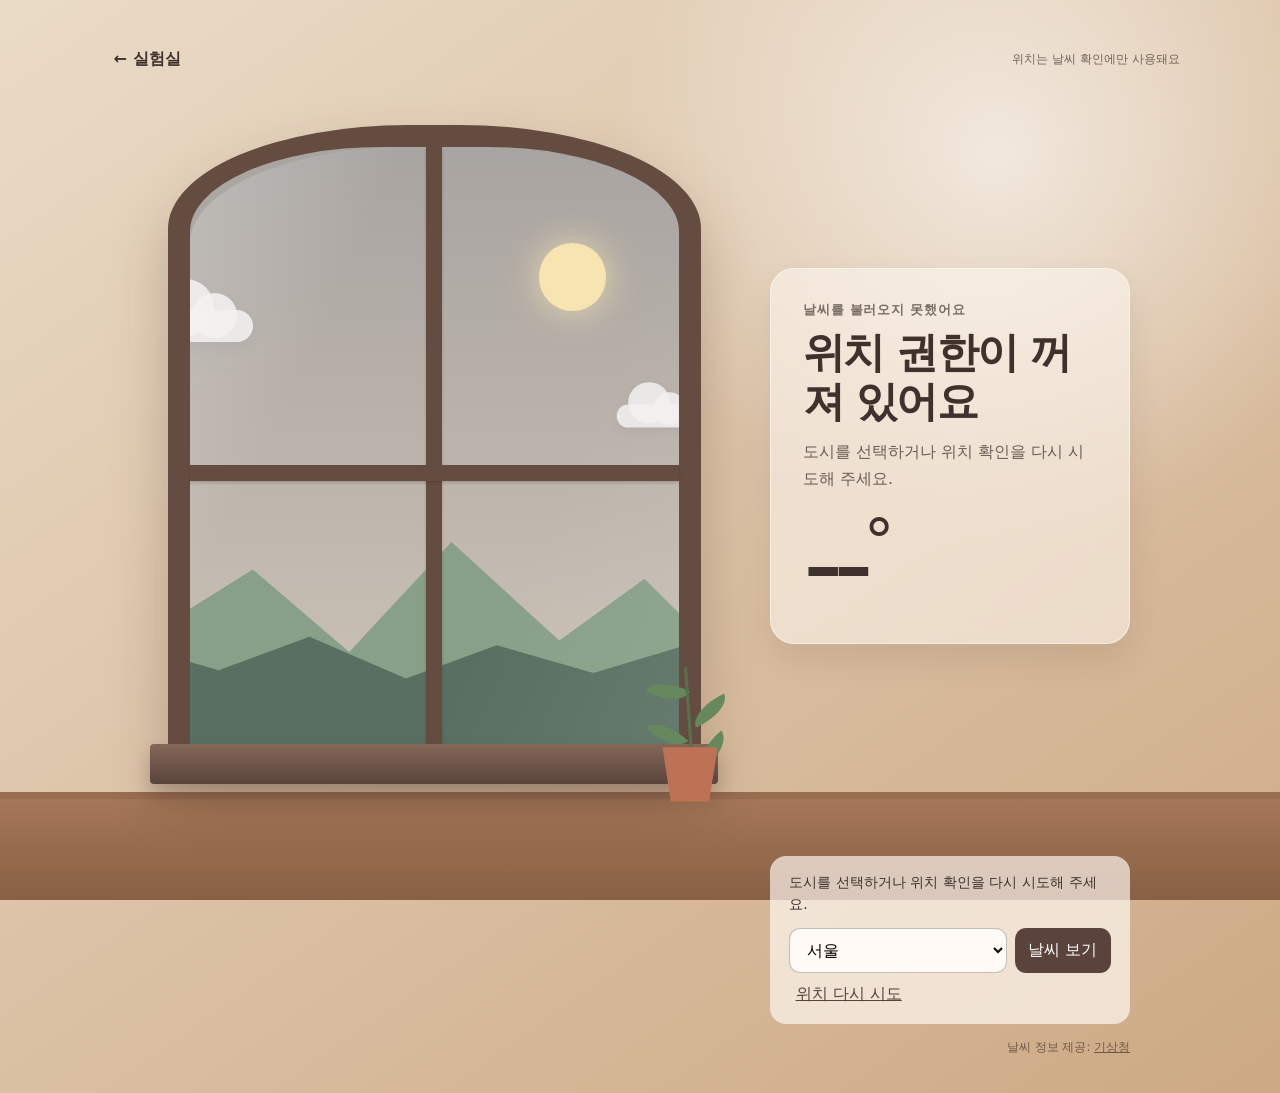
<file: lab/weather-window/index.html>
<!doctype html>
<html lang="ko">
<head>
  <meta charset="UTF-8">
  <meta name="viewport" content="width=device-width, initial-scale=1.0">
  <meta name="theme-color" content="#d8b893">
  <meta name="description" content="현재 위치의 기상청 날씨를 창밖 풍경처럼 보여주는 인터랙티브 웹 프로젝트">
  <title>오늘의 창 | Dundun Lab</title>
  <link rel="stylesheet" href="styles.css?v=3">
  <script src="app.js?v=3" defer></script>
</head>
<body>
  <main class="room">
    <header class="topbar">
      <a class="back-link" href="../" aria-label="Dundun Lab으로 돌아가기"><span aria-hidden="true">←</span> 실험실</a>
      <p class="privacy-note">위치는 날씨 확인에만 사용돼요</p>
    </header>

    <section class="weather-experience" aria-labelledby="weather-title">
      <div class="window-wrap">
        <div class="window" id="window" data-weather="loading" data-time="day">
          <div class="view" aria-hidden="true">
            <div class="stars"></div>
            <div class="sun-moon"></div>
            <div class="cloud cloud-one"></div>
            <div class="cloud cloud-two"></div>
            <div class="cloud cloud-three"></div>
            <div class="rain"></div>
            <div class="snow"></div>
            <div class="landscape far"></div>
            <div class="landscape near"></div>
            <div class="city-lights"></div>
          </div>
          <div class="glass-shine" aria-hidden="true"></div>
          <div class="frame vertical" aria-hidden="true"></div>
          <div class="frame horizontal" aria-hidden="true"></div>
          <div class="window-sill" aria-hidden="true"></div>
        </div>
        <div class="plant" aria-hidden="true">
          <span class="leaf leaf-a"></span><span class="leaf leaf-b"></span>
          <span class="leaf leaf-c"></span><span class="leaf leaf-d"></span>
          <span class="stem"></span><span class="pot"></span>
        </div>
      </div>

      <div class="weather-card" aria-live="polite" aria-busy="true" id="weather-card">
        <div>
          <p class="eyebrow" id="location">현재 위치를 찾는 중</p>
          <h1 id="weather-title">잠시, 창밖을 불러올게요</h1>
          <p class="description" id="description">위치 권한을 허용하면 지금의 하늘을 보여드려요.</p>
        </div>
        <p class="temperature" id="temperature" aria-label="현재 기온">--<span>°</span></p>
      </div>

      <section class="forecast-panel" id="forecast-panel" aria-label="날씨 예보" hidden>
        <div class="hourly-section">
          <div class="forecast-heading">
            <div>
              <h2>앞으로 6시간</h2>
              <p>다가올 하늘을 한 장면씩 미리 봐요</p>
            </div>
            <button class="play-button" id="play-forecast" type="button" aria-label="6시간 날씨 변화 재생">
              <span aria-hidden="true">▶</span><span id="play-label">미리 보기</span>
            </button>
          </div>
          <div class="hourly-list" id="hourly-list"></div>
        </div>
        <div class="weekly-section">
          <div class="forecast-heading">
            <h2>이번 주의 창</h2>
            <p>날짜를 누르면 그날의 하늘이 열려요</p>
          </div>
          <div class="weekly-list" id="weekly-list"></div>
        </div>
      </section>

      <div class="fallback-panel" id="fallback-panel" hidden>
        <p id="fallback-message">위치를 확인하지 못했어요. 가까운 도시를 선택하거나 서울의 날씨를 볼 수 있어요.</p>
        <form class="city-form" id="city-form">
          <label class="sr-only" for="city-select">도시 선택</label>
          <select id="city-select" name="city">
            <option value="seoul">서울</option><option value="busan">부산</option>
            <option value="incheon">인천</option><option value="daegu">대구</option>
            <option value="daejeon">대전</option><option value="gwangju">광주</option>
            <option value="gangneung">강릉</option><option value="jeju">제주</option>
          </select>
          <button type="submit">날씨 보기</button>
        </form>
        <button class="text-button" type="button" id="retry-location">위치 다시 시도</button>
      </div>
    </section>

    <footer class="source-note">
      날씨 정보 제공: <a href="https://www.weather.go.kr/" target="_blank" rel="noopener">기상청</a>
    </footer>
  </main>
  <noscript>현재 날씨를 확인하려면 JavaScript를 켜주세요.</noscript>
</body>
</html>
</file>
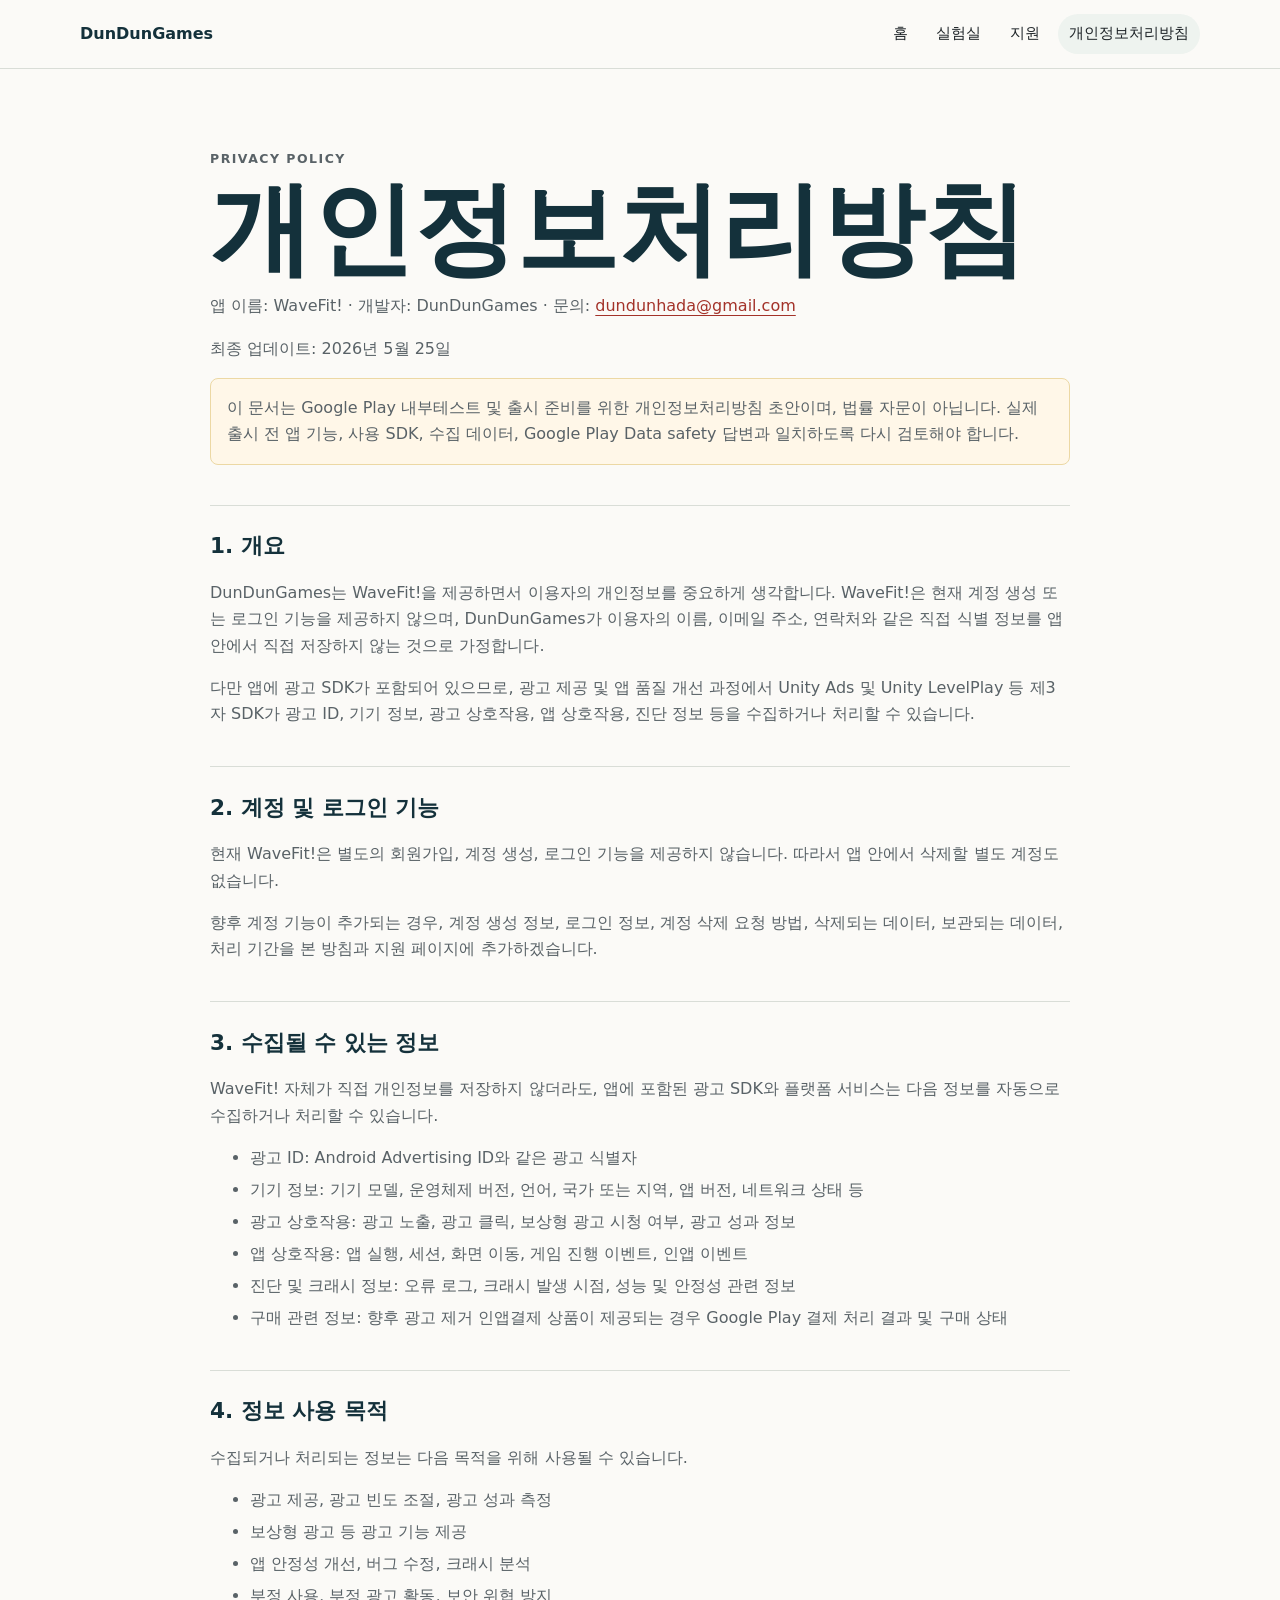
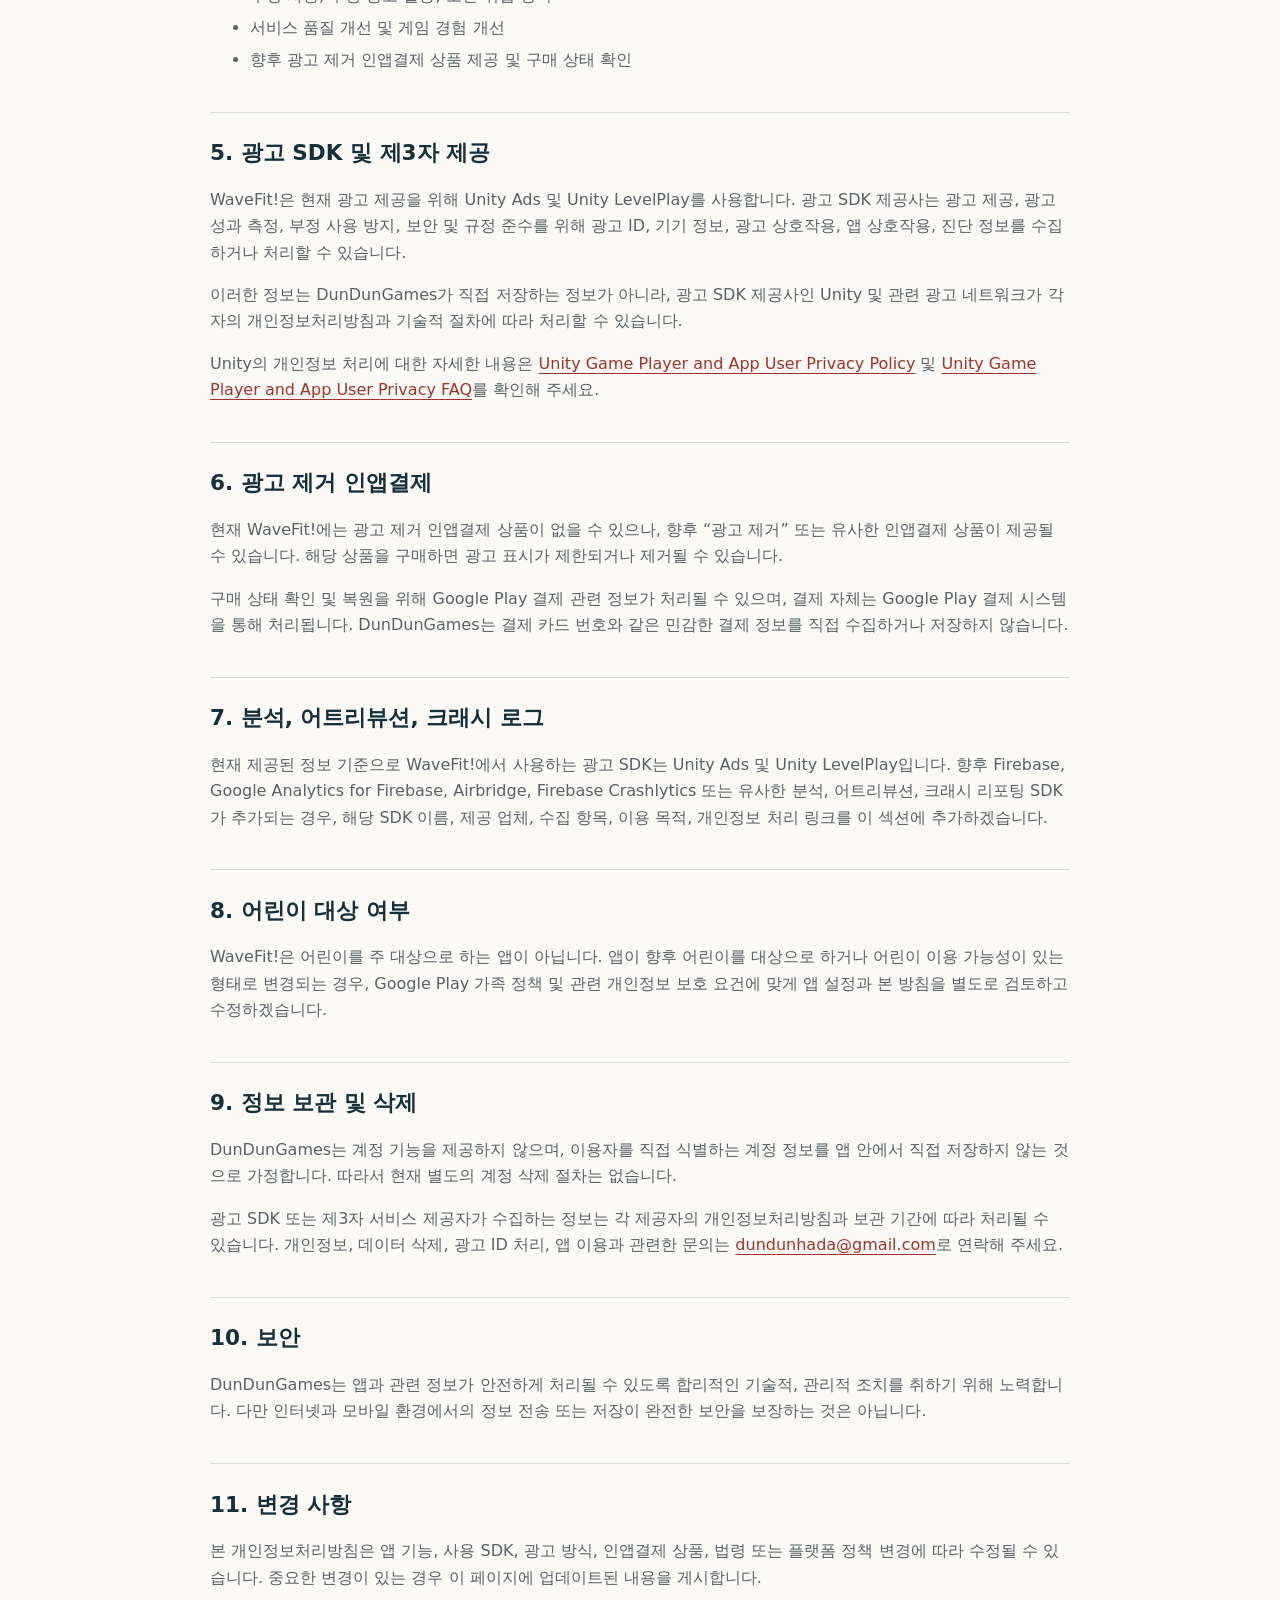
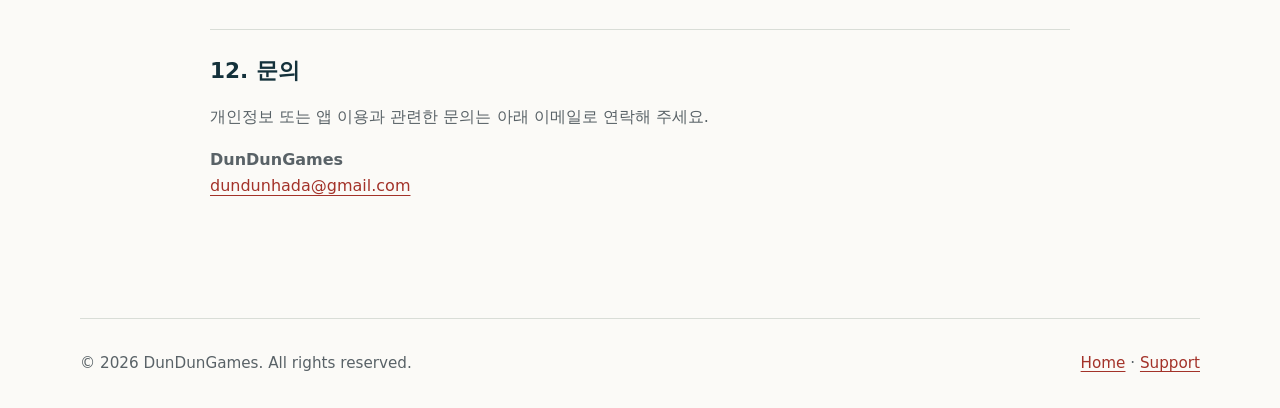
<file: privacy.html>
<!doctype html>
<html lang="ko">
<head>
  <meta charset="utf-8">
  <meta name="viewport" content="width=device-width, initial-scale=1">
  <meta name="description" content="WaveFit! 개인정보처리방침">
  <title>개인정보처리방침 | WaveFit!</title>
  <link rel="stylesheet" href="assets/css/styles.css">
</head>
<body>
  <a class="skip-link" href="#main">본문으로 건너뛰기</a>
  <header class="site-header">
    <nav class="nav" aria-label="주요 메뉴">
      <a class="brand" href="index.html">DunDunGames</a>
      <button class="nav-toggle" type="button" aria-expanded="false" aria-controls="site-menu">
        <span class="nav-toggle-bar"></span>
        <span class="sr-only">메뉴 열기</span>
      </button>
      <div class="nav-links" id="site-menu">
        <a href="index.html">홈</a>
        <a href="lab/">실험실</a>
        <a href="support.html">지원</a>
        <a href="privacy.html" aria-current="page">개인정보처리방침</a>
      </div>
    </nav>
  </header>

  <main id="main" class="document-page">
    <article class="policy">
      <header class="doc-header">
        <p class="eyebrow">Privacy Policy</p>
        <h1>개인정보처리방침</h1>
        <p class="doc-meta">앱 이름: WaveFit! · 개발자: DunDunGames · 문의: <a href="mailto:dundunhada@gmail.com">dundunhada@gmail.com</a></p>
        <p class="doc-meta">최종 업데이트: 2026년 5월 25일</p>
        <p class="note">이 문서는 Google Play 내부테스트 및 출시 준비를 위한 개인정보처리방침 초안이며, 법률 자문이 아닙니다. 실제 출시 전 앱 기능, 사용 SDK, 수집 데이터, Google Play Data safety 답변과 일치하도록 다시 검토해야 합니다.</p>
      </header>

      <section>
        <h2>1. 개요</h2>
        <p>DunDunGames는 WaveFit!을 제공하면서 이용자의 개인정보를 중요하게 생각합니다. WaveFit!은 현재 계정 생성 또는 로그인 기능을 제공하지 않으며, DunDunGames가 이용자의 이름, 이메일 주소, 연락처와 같은 직접 식별 정보를 앱 안에서 직접 저장하지 않는 것으로 가정합니다.</p>
        <p>다만 앱에 광고 SDK가 포함되어 있으므로, 광고 제공 및 앱 품질 개선 과정에서 Unity Ads 및 Unity LevelPlay 등 제3자 SDK가 광고 ID, 기기 정보, 광고 상호작용, 앱 상호작용, 진단 정보 등을 수집하거나 처리할 수 있습니다.</p>
      </section>

      <section>
        <h2>2. 계정 및 로그인 기능</h2>
        <p>현재 WaveFit!은 별도의 회원가입, 계정 생성, 로그인 기능을 제공하지 않습니다. 따라서 앱 안에서 삭제할 별도 계정도 없습니다.</p>
        <p>향후 계정 기능이 추가되는 경우, 계정 생성 정보, 로그인 정보, 계정 삭제 요청 방법, 삭제되는 데이터, 보관되는 데이터, 처리 기간을 본 방침과 지원 페이지에 추가하겠습니다.</p>
      </section>

      <section>
        <h2>3. 수집될 수 있는 정보</h2>
        <p>WaveFit! 자체가 직접 개인정보를 저장하지 않더라도, 앱에 포함된 광고 SDK와 플랫폼 서비스는 다음 정보를 자동으로 수집하거나 처리할 수 있습니다.</p>
        <ul>
          <li>광고 ID: Android Advertising ID와 같은 광고 식별자</li>
          <li>기기 정보: 기기 모델, 운영체제 버전, 언어, 국가 또는 지역, 앱 버전, 네트워크 상태 등</li>
          <li>광고 상호작용: 광고 노출, 광고 클릭, 보상형 광고 시청 여부, 광고 성과 정보</li>
          <li>앱 상호작용: 앱 실행, 세션, 화면 이동, 게임 진행 이벤트, 인앱 이벤트</li>
          <li>진단 및 크래시 정보: 오류 로그, 크래시 발생 시점, 성능 및 안정성 관련 정보</li>
          <li>구매 관련 정보: 향후 광고 제거 인앱결제 상품이 제공되는 경우 Google Play 결제 처리 결과 및 구매 상태</li>
        </ul>
      </section>

      <section>
        <h2>4. 정보 사용 목적</h2>
        <p>수집되거나 처리되는 정보는 다음 목적을 위해 사용될 수 있습니다.</p>
        <ul>
          <li>광고 제공, 광고 빈도 조절, 광고 성과 측정</li>
          <li>보상형 광고 등 광고 기능 제공</li>
          <li>앱 안정성 개선, 버그 수정, 크래시 분석</li>
          <li>부정 사용, 부정 광고 활동, 보안 위협 방지</li>
          <li>서비스 품질 개선 및 게임 경험 개선</li>
          <li>향후 광고 제거 인앱결제 상품 제공 및 구매 상태 확인</li>
        </ul>
      </section>

      <section>
        <h2>5. 광고 SDK 및 제3자 제공</h2>
        <p>WaveFit!은 현재 광고 제공을 위해 Unity Ads 및 Unity LevelPlay를 사용합니다. 광고 SDK 제공사는 광고 제공, 광고 성과 측정, 부정 사용 방지, 보안 및 규정 준수를 위해 광고 ID, 기기 정보, 광고 상호작용, 앱 상호작용, 진단 정보를 수집하거나 처리할 수 있습니다.</p>
        <p>이러한 정보는 DunDunGames가 직접 저장하는 정보가 아니라, 광고 SDK 제공사인 Unity 및 관련 광고 네트워크가 각자의 개인정보처리방침과 기술적 절차에 따라 처리할 수 있습니다.</p>
        <p>Unity의 개인정보 처리에 대한 자세한 내용은 <a href="https://unity.com/legal/game-player-and-app-user-privacy-policy">Unity Game Player and App User Privacy Policy</a> 및 <a href="https://unity.com/en/legal/game-player-and-app-user-privacy-faq">Unity Game Player and App User Privacy FAQ</a>를 확인해 주세요.</p>
      </section>

      <section>
        <h2>6. 광고 제거 인앱결제</h2>
        <p>현재 WaveFit!에는 광고 제거 인앱결제 상품이 없을 수 있으나, 향후 “광고 제거” 또는 유사한 인앱결제 상품이 제공될 수 있습니다. 해당 상품을 구매하면 광고 표시가 제한되거나 제거될 수 있습니다.</p>
        <p>구매 상태 확인 및 복원을 위해 Google Play 결제 관련 정보가 처리될 수 있으며, 결제 자체는 Google Play 결제 시스템을 통해 처리됩니다. DunDunGames는 결제 카드 번호와 같은 민감한 결제 정보를 직접 수집하거나 저장하지 않습니다.</p>
      </section>

      <section>
        <h2>7. 분석, 어트리뷰션, 크래시 로그</h2>
        <p>현재 제공된 정보 기준으로 WaveFit!에서 사용하는 광고 SDK는 Unity Ads 및 Unity LevelPlay입니다. 향후 Firebase, Google Analytics for Firebase, Airbridge, Firebase Crashlytics 또는 유사한 분석, 어트리뷰션, 크래시 리포팅 SDK가 추가되는 경우, 해당 SDK 이름, 제공 업체, 수집 항목, 이용 목적, 개인정보 처리 링크를 이 섹션에 추가하겠습니다.</p>
      </section>

      <section>
        <h2>8. 어린이 대상 여부</h2>
        <p>WaveFit!은 어린이를 주 대상으로 하는 앱이 아닙니다. 앱이 향후 어린이를 대상으로 하거나 어린이 이용 가능성이 있는 형태로 변경되는 경우, Google Play 가족 정책 및 관련 개인정보 보호 요건에 맞게 앱 설정과 본 방침을 별도로 검토하고 수정하겠습니다.</p>
      </section>

      <section>
        <h2>9. 정보 보관 및 삭제</h2>
        <p>DunDunGames는 계정 기능을 제공하지 않으며, 이용자를 직접 식별하는 계정 정보를 앱 안에서 직접 저장하지 않는 것으로 가정합니다. 따라서 현재 별도의 계정 삭제 절차는 없습니다.</p>
        <p>광고 SDK 또는 제3자 서비스 제공자가 수집하는 정보는 각 제공자의 개인정보처리방침과 보관 기간에 따라 처리될 수 있습니다. 개인정보, 데이터 삭제, 광고 ID 처리, 앱 이용과 관련한 문의는 <a href="mailto:dundunhada@gmail.com">dundunhada@gmail.com</a>로 연락해 주세요.</p>
      </section>

      <section>
        <h2>10. 보안</h2>
        <p>DunDunGames는 앱과 관련 정보가 안전하게 처리될 수 있도록 합리적인 기술적, 관리적 조치를 취하기 위해 노력합니다. 다만 인터넷과 모바일 환경에서의 정보 전송 또는 저장이 완전한 보안을 보장하는 것은 아닙니다.</p>
      </section>

      <section>
        <h2>11. 변경 사항</h2>
        <p>본 개인정보처리방침은 앱 기능, 사용 SDK, 광고 방식, 인앱결제 상품, 법령 또는 플랫폼 정책 변경에 따라 수정될 수 있습니다. 중요한 변경이 있는 경우 이 페이지에 업데이트된 내용을 게시합니다.</p>
      </section>

      <section>
        <h2>12. 문의</h2>
        <p>개인정보 또는 앱 이용과 관련한 문의는 아래 이메일로 연락해 주세요.</p>
        <p><strong>DunDunGames</strong><br><a href="mailto:dundunhada@gmail.com">dundunhada@gmail.com</a></p>
      </section>
    </article>
  </main>

  <footer class="site-footer">
    <p>&copy; <span id="year"></span> DunDunGames. All rights reserved.</p>
    <p><a href="index.html">Home</a> · <a href="support.html">Support</a></p>
  </footer>

  <script src="assets/js/main.js"></script>
</body>
</html>
</file>
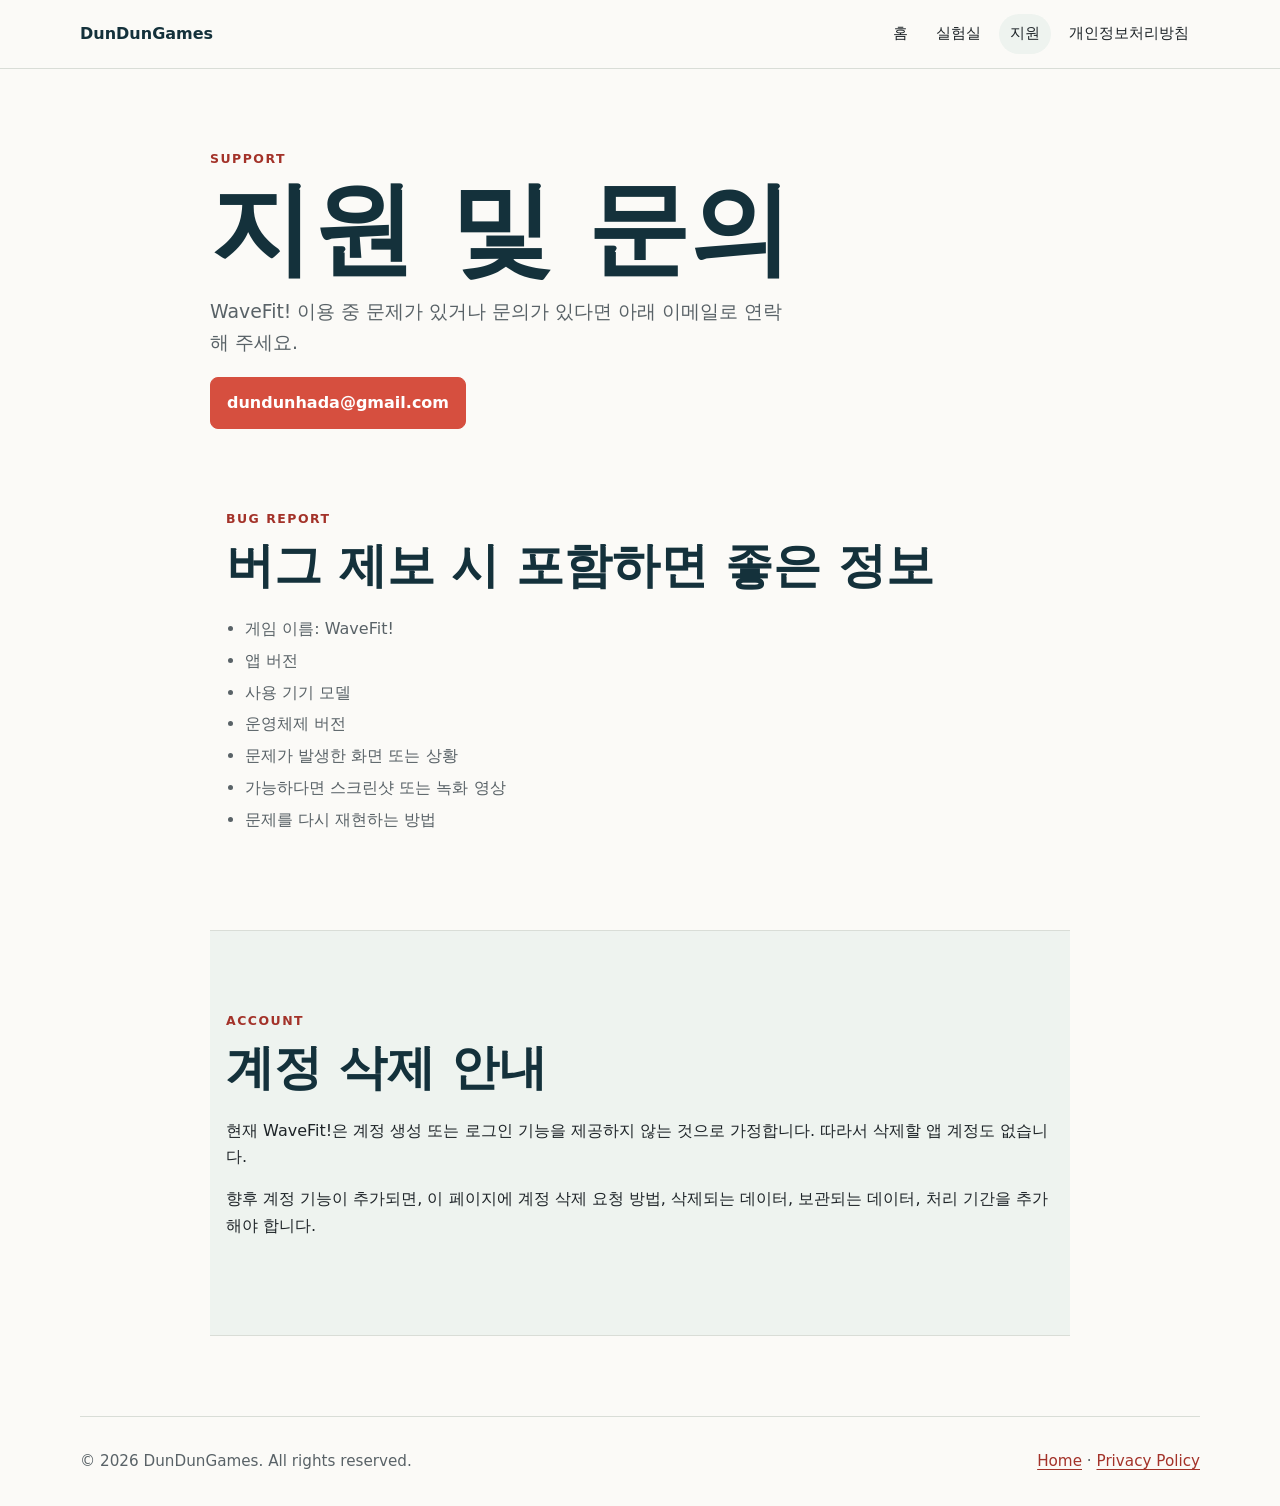
<file: support.html>
<!doctype html>
<html lang="ko">
<head>
  <meta charset="utf-8">
  <meta name="viewport" content="width=device-width, initial-scale=1">
  <meta name="description" content="WaveFit! 지원 및 문의">
  <title>지원 및 문의 | DunDunGames</title>
  <link rel="stylesheet" href="assets/css/styles.css">
</head>
<body>
  <a class="skip-link" href="#main">본문으로 건너뛰기</a>
  <header class="site-header">
    <nav class="nav" aria-label="주요 메뉴">
      <a class="brand" href="index.html">DunDunGames</a>
      <button class="nav-toggle" type="button" aria-expanded="false" aria-controls="site-menu">
        <span class="nav-toggle-bar"></span>
        <span class="sr-only">메뉴 열기</span>
      </button>
      <div class="nav-links" id="site-menu">
        <a href="index.html">홈</a>
        <a href="lab/">실험실</a>
        <a href="support.html" aria-current="page">지원</a>
        <a href="privacy.html">개인정보처리방침</a>
      </div>
    </nav>
  </header>

  <main id="main" class="document-page">
    <section class="doc-header">
      <p class="eyebrow">Support</p>
      <h1>지원 및 문의</h1>
      <p class="lead narrow">WaveFit! 이용 중 문제가 있거나 문의가 있다면 아래 이메일로 연락해 주세요.</p>
      <p><a class="button primary" href="mailto:dundunhada@gmail.com">dundunhada@gmail.com</a></p>
    </section>

    <section class="section compact">
      <div class="section-heading">
        <p class="eyebrow">Bug Report</p>
        <h2>버그 제보 시 포함하면 좋은 정보</h2>
      </div>
      <ul class="check-list">
        <li>게임 이름: WaveFit!</li>
        <li>앱 버전</li>
        <li>사용 기기 모델</li>
        <li>운영체제 버전</li>
        <li>문제가 발생한 화면 또는 상황</li>
        <li>가능하다면 스크린샷 또는 녹화 영상</li>
        <li>문제를 다시 재현하는 방법</li>
      </ul>
    </section>

    <section class="section muted">
      <div class="section-heading">
        <p class="eyebrow">Account</p>
        <h2>계정 삭제 안내</h2>
      </div>
      <p>현재 WaveFit!은 계정 생성 또는 로그인 기능을 제공하지 않는 것으로 가정합니다. 따라서 삭제할 앱 계정도 없습니다.</p>
      <p>향후 계정 기능이 추가되면, 이 페이지에 계정 삭제 요청 방법, 삭제되는 데이터, 보관되는 데이터, 처리 기간을 추가해야 합니다.</p>
    </section>
  </main>

  <footer class="site-footer">
    <p>&copy; <span id="year"></span> DunDunGames. All rights reserved.</p>
    <p><a href="index.html">Home</a> · <a href="privacy.html">Privacy Policy</a></p>
  </footer>

  <script src="assets/js/main.js"></script>
</body>
</html>
</file>
<file: assets/css/styles.css>
:root {
  --bg: #fbfaf7;
  --text: #1e2428;
  --muted: #596267;
  --line: #d9ddd7;
  --panel: #ffffff;
  --accent: #d64f3f;
  --accent-dark: #a33229;
  --ink: #14313b;
  --soft: #eef3ef;
  --focus: #176b87;
  --max: 1120px;
}

* {
  box-sizing: border-box;
}

html {
  scroll-behavior: smooth;
}

body {
  margin: 0;
  background: var(--bg);
  color: var(--text);
  font-family: system-ui, -apple-system, BlinkMacSystemFont, "Segoe UI", sans-serif;
  line-height: 1.65;
}

a {
  color: var(--accent-dark);
  text-decoration-thickness: 0.08em;
  text-underline-offset: 0.22em;
}

img {
  display: block;
  max-width: 100%;
}

.skip-link {
  position: absolute;
  left: 1rem;
  top: -4rem;
  z-index: 20;
  padding: 0.6rem 0.8rem;
  background: var(--ink);
  color: #fff;
}

.skip-link:focus {
  top: 1rem;
}

.sr-only {
  position: absolute;
  width: 1px;
  height: 1px;
  padding: 0;
  margin: -1px;
  overflow: hidden;
  clip: rect(0, 0, 0, 0);
  white-space: nowrap;
  border: 0;
}

.site-header {
  position: sticky;
  top: 0;
  z-index: 10;
  background: rgba(251, 250, 247, 0.92);
  border-bottom: 1px solid var(--line);
  backdrop-filter: blur(14px);
}

.nav {
  width: min(var(--max), calc(100% - 2rem));
  min-height: 68px;
  margin: 0 auto;
  display: flex;
  align-items: center;
  justify-content: space-between;
  gap: 1rem;
}

.brand {
  color: var(--ink);
  font-weight: 800;
  text-decoration: none;
}

.nav-links {
  display: flex;
  align-items: center;
  gap: 0.4rem;
}

.nav-links a {
  padding: 0.45rem 0.7rem;
  color: var(--text);
  text-decoration: none;
  border-radius: 999px;
  font-size: 0.95rem;
}

.nav-links a:hover,
.nav-links a[aria-current="page"] {
  background: var(--soft);
}

.nav-toggle {
  display: none;
  width: 42px;
  height: 42px;
  border: 1px solid var(--line);
  border-radius: 8px;
  background: var(--panel);
}

.nav-toggle-bar,
.nav-toggle-bar::before,
.nav-toggle-bar::after {
  display: block;
  width: 18px;
  height: 2px;
  margin: 0 auto;
  background: var(--text);
  content: "";
}

.nav-toggle-bar::before {
  transform: translateY(-6px);
}

.nav-toggle-bar::after {
  transform: translateY(4px);
}

.hero {
  width: min(var(--max), calc(100% - 2rem));
  min-height: calc(100vh - 68px);
  margin: 0 auto;
  display: grid;
  grid-template-columns: minmax(0, 1fr) minmax(320px, 0.85fr);
  align-items: center;
  gap: clamp(2rem, 5vw, 5rem);
  padding: clamp(3rem, 8vw, 6rem) 0;
}

.hero h1,
.doc-header h1 {
  margin: 0;
  color: var(--ink);
  font-size: clamp(3rem, 8vw, 6.4rem);
  line-height: 0.95;
  letter-spacing: 0;
}

.lead {
  max-width: 680px;
  color: var(--muted);
  font-size: 1.18rem;
}

.lead.narrow {
  max-width: 580px;
}

.eyebrow {
  margin: 0 0 0.65rem;
  color: var(--accent-dark);
  font-size: 0.78rem;
  font-weight: 800;
  letter-spacing: 0.12em;
  text-transform: uppercase;
}

.hero-actions {
  display: flex;
  flex-wrap: wrap;
  gap: 0.75rem;
  margin-top: 1.8rem;
}

.button {
  display: inline-flex;
  min-height: 44px;
  align-items: center;
  justify-content: center;
  padding: 0.72rem 1rem;
  border: 1px solid var(--line);
  border-radius: 8px;
  font-weight: 800;
  text-decoration: none;
}

.button.primary {
  background: var(--accent);
  border-color: var(--accent);
  color: #fff;
}

.button.secondary {
  background: var(--panel);
  color: var(--ink);
}

.hero-art {
  position: relative;
  min-width: 0;
}

.hero-art img {
  width: 100%;
  border: 1px solid var(--line);
  border-radius: 8px;
  box-shadow: 0 24px 60px rgba(20, 49, 59, 0.16);
}

.section {
  width: min(var(--max), calc(100% - 2rem));
  margin: 0 auto;
  padding: clamp(3rem, 7vw, 5rem) 0;
}

.section.muted {
  width: 100%;
  max-width: none;
  padding-inline: max(1rem, calc((100% - var(--max)) / 2));
  background: var(--soft);
  border-top: 1px solid var(--line);
  border-bottom: 1px solid var(--line);
}

.section.compact {
  padding-top: 2.5rem;
}

.section-heading {
  max-width: 720px;
  margin-bottom: 1.5rem;
}

.section-heading h2 {
  margin: 0;
  color: var(--ink);
  font-size: clamp(1.8rem, 4vw, 3rem);
  line-height: 1.08;
}

.text-columns {
  display: grid;
  grid-template-columns: repeat(2, minmax(0, 1fr));
  gap: 1.5rem;
  color: var(--muted);
}

.feature-grid {
  display: grid;
  grid-template-columns: repeat(3, minmax(0, 1fr));
  gap: 1rem;
}

.feature {
  padding: 1.1rem 0;
  border-top: 2px solid var(--ink);
}

.feature h3 {
  margin: 0 0 0.35rem;
  color: var(--ink);
}

.feature p {
  margin: 0;
  color: var(--muted);
}

.link-list {
  display: grid;
  grid-template-columns: repeat(2, minmax(0, 1fr));
  gap: 0.75rem;
}

.link-list a {
  min-height: 56px;
  display: flex;
  align-items: center;
  padding: 0.8rem 1rem;
  background: var(--panel);
  border: 1px solid var(--line);
  border-radius: 8px;
  color: var(--ink);
  font-weight: 800;
  text-decoration: none;
}

.lab-hero {
  width: min(var(--max), calc(100% - 2rem));
  margin: 0 auto;
  padding: clamp(4rem, 10vw, 8rem) 0 clamp(2.5rem, 6vw, 4rem);
}

.lab-hero h1 {
  max-width: 860px;
  margin: 0;
  color: var(--ink);
  font-size: clamp(3rem, 9vw, 7rem);
  line-height: 0.95;
  letter-spacing: -0.055em;
}

.project-grid {
  width: min(var(--max), calc(100% - 2rem));
  margin: 0 auto;
  padding: 0 0 clamp(4rem, 10vw, 8rem);
  display: grid;
  grid-template-columns: repeat(2, minmax(0, 1fr));
  gap: 1rem;
}

.project-card {
  min-height: 320px;
  display: flex;
  flex-direction: column;
  justify-content: space-between;
  padding: clamp(1.4rem, 4vw, 2.4rem);
  overflow: hidden;
  color: var(--ink);
  background: var(--panel);
  border: 1px solid var(--line);
  border-radius: 16px;
  text-decoration: none;
  transition: transform 180ms ease, box-shadow 180ms ease;
}

.project-card:hover {
  transform: translateY(-4px);
  box-shadow: 0 24px 60px rgba(20, 49, 59, 0.12);
}

.project-card.weather-project {
  background:
    radial-gradient(circle at 76% 23%, #ffe59a 0 8%, transparent 8.5%),
    linear-gradient(155deg, #9dd7ee 0 52%, #e9d5b5 52% 100%);
}

.project-number {
  font-size: 0.78rem;
  font-weight: 800;
  letter-spacing: 0.12em;
  text-transform: uppercase;
}

.project-card h2 {
  margin: 0;
  font-size: clamp(2rem, 5vw, 4rem);
  line-height: 1;
  letter-spacing: -0.045em;
}

.project-card p {
  max-width: 480px;
  margin: 0.8rem 0 0;
}

.project-arrow {
  align-self: flex-end;
  font-size: 2rem;
}

.project-card.coming-soon {
  justify-content: center;
  color: var(--muted);
  background: transparent;
  border-style: dashed;
}

.document-page {
  width: min(860px, calc(100% - 2rem));
  margin: 0 auto;
  padding: clamp(2.5rem, 7vw, 5rem) 0;
}

.doc-header {
  margin-bottom: 2.5rem;
}

.doc-meta {
  color: var(--muted);
}

.note {
  padding: 1rem;
  background: #fff7e8;
  border: 1px solid #ecd8a4;
  border-radius: 8px;
  color: #5c4a15;
}

.policy section {
  padding: 1.4rem 0;
  border-top: 1px solid var(--line);
}

.policy h2 {
  margin: 0 0 0.6rem;
  color: var(--ink);
  font-size: 1.35rem;
}

.policy p,
.policy li,
.check-list li {
  color: var(--muted);
}

.check-list {
  padding-left: 1.2rem;
}

.check-list li + li,
.policy li + li {
  margin-top: 0.35rem;
}

.site-footer {
  width: min(var(--max), calc(100% - 2rem));
  margin: 0 auto;
  padding: 2rem 0;
  display: flex;
  justify-content: space-between;
  gap: 1rem;
  border-top: 1px solid var(--line);
  color: var(--muted);
  font-size: 0.95rem;
}

.site-footer p {
  margin: 0;
}

:focus-visible {
  outline: 3px solid var(--focus);
  outline-offset: 3px;
}

@media (max-width: 820px) {
  .nav {
    flex-wrap: wrap;
    padding: 0.75rem 0;
  }

  .nav-toggle {
    display: inline-flex;
    align-items: center;
    justify-content: center;
  }

  .nav-links {
    display: none;
    width: 100%;
    padding-bottom: 0.3rem;
  }

  .nav-links.is-open {
    display: grid;
    grid-template-columns: 1fr;
  }

  .nav-links a {
    border-radius: 8px;
  }

  .hero {
    min-height: auto;
    grid-template-columns: 1fr;
  }

  .hero h1,
  .doc-header h1 {
    font-size: clamp(2.8rem, 17vw, 5rem);
  }

  .text-columns,
  .feature-grid,
  .link-list,
  .project-grid {
    grid-template-columns: 1fr;
  }

  .site-footer {
    display: block;
  }

  .site-footer p + p {
    margin-top: 0.45rem;
  }
}
</file>
<file: lab/weather-window/styles.css>
:root{font-family:Pretendard,"Noto Sans KR",system-ui,-apple-system,sans-serif;--ink:#3f322d;--frame:#6e4a3b;--sky-top:#83c8ef;--sky-bottom:#f5dca9;--land-far:#80a37f;--land-near:#4f735d;--cloud:rgba(255,255,255,.88);--ease:900ms cubic-bezier(.2,.8,.2,1)}
*{box-sizing:border-box}body{margin:0;min-width:320px;min-height:100vh;color:var(--ink);background:radial-gradient(circle at 78% 14%,rgba(255,255,255,.6),transparent 24rem),linear-gradient(145deg,#eadbc7,#cda984)}button,select{font:inherit}.room{min-height:100svh;padding:clamp(1rem,3vw,2.5rem);overflow:hidden;position:relative}.room:after{content:"";position:fixed;inset:auto 0 0;height:12vh;background:linear-gradient(#a67959,#896044);box-shadow:inset 0 7px rgba(76,49,37,.15);z-index:-1}.topbar{max-width:1080px;margin:auto;display:flex;justify-content:space-between;align-items:center;gap:1rem}.back-link{color:var(--ink);text-decoration:none;font-weight:750;padding:.65rem .85rem;border-radius:999px}.back-link:hover{background:rgba(255,255,255,.44)}.privacy-note{margin:0;font-size:.78rem;opacity:.7}.weather-experience{width:min(100%,980px);margin:clamp(1rem,3vh,2rem) auto 0;display:grid;grid-template-columns:minmax(0,1fr) minmax(280px,360px);align-items:end;gap:clamp(1.25rem,4vw,4rem)}
.window-wrap{position:relative;padding:1.1rem 1.1rem 2rem}.window{position:relative;width:100%;aspect-ratio:4/5;max-height:72vh;border:clamp(12px,2vw,22px) solid var(--frame);border-radius:45% 45% 4px 4px/16% 16% 4px 4px;background:var(--frame);box-shadow:0 1.8rem 3.6rem rgba(71,43,30,.25);transition:border-color var(--ease)}.view{position:absolute;inset:0;overflow:hidden;border-radius:39% 39% 0 0/14% 14% 0 0;background:linear-gradient(var(--sky-top),var(--sky-bottom));transition:background var(--ease)}.sun-moon{position:absolute;width:4.2rem;height:4.2rem;top:16%;right:15%;border-radius:50%;background:#ffe59a;box-shadow:0 0 36px #ffe59acc;transition:all var(--ease)}.stars{position:absolute;inset:0;opacity:0;transition:opacity var(--ease);background-image:radial-gradient(#fff 1px,transparent 1.5px);background-size:54px 47px}.cloud{position:absolute;width:7rem;height:2rem;border-radius:999px;background:var(--cloud);filter:drop-shadow(0 5px 8px rgba(50,60,65,.1));opacity:.82;transition:background var(--ease),opacity var(--ease);animation:drift 18s linear infinite alternate}.cloud:before,.cloud:after{content:"";position:absolute;border-radius:50%;background:inherit}.cloud:before{width:3.6rem;height:3.6rem;left:1rem;bottom:.35rem}.cloud:after{width:2.8rem;height:2.8rem;right:1rem;bottom:.25rem}.cloud-one{top:27%;left:-10%}.cloud-two{top:42%;right:-7%;transform:scale(.72);animation-delay:-7s}.cloud-three{top:14%;left:24%;transform:scale(.55);opacity:0}@keyframes drift{to{translate:2.4rem 0}}
.landscape{position:absolute;left:-8%;right:-8%;bottom:0;transition:background var(--ease)}.landscape.far{height:38%;background:var(--land-far);clip-path:polygon(0 49%,18% 21%,35% 57%,53% 9%,72% 52%,87% 25%,100% 57%,100% 100%,0 100%)}.landscape.near{height:23%;background:var(--land-near);clip-path:polygon(0 28%,12% 42%,28% 18%,45% 48%,61% 24%,78% 44%,100% 17%,100% 100%,0 100%)}.city-lights{position:absolute;left:8%;right:8%;bottom:7%;height:17%;opacity:0;transition:opacity var(--ease);background:linear-gradient(90deg,transparent 0 4%,#142526 4% 13%,transparent 13% 18%,#1a2b2b 18% 30%,transparent 30% 35%,#142526 35% 48%,transparent 48% 56%,#1a2b2b 56% 69%,transparent 69% 76%,#142526 76% 91%,transparent 91%);clip-path:polygon(0 100%,0 70%,4% 70%,4% 42%,13% 42%,13% 61%,18% 61%,18% 28%,30% 28%,30% 68%,35% 68%,35% 48%,48% 48%,48% 72%,56% 72%,56% 35%,69% 35%,69% 62%,76% 62%,76% 22%,91% 22%,91% 68%,100% 68%,100% 100%)}.city-lights:after{content:"";position:absolute;inset:30% 5% 10%;opacity:.6;background-image:radial-gradient(circle,#f4d88c 0 1px,transparent 1.7px);background-size:20px 16px}.rain,.snow{position:absolute;inset:0;opacity:0;transition:opacity var(--ease)}.rain{overflow:hidden}.rain:before,.rain:after{content:"";position:absolute;inset:-25% 0;background-image:repeating-linear-gradient(168deg,transparent 0 24px,rgba(222,240,250,.58) 25px 26px,transparent 27px 48px);background-size:52px 94px;animation:rain 1s linear infinite}.rain:after{opacity:.38;scale:.7 1.1;animation-duration:1.35s;animation-delay:-.6s}@keyframes rain{to{translate:-12px 94px}}.snow{background-image:radial-gradient(circle,#fff 0 2px,transparent 3px),radial-gradient(circle,#fff 0 3px,transparent 4px);background-size:48px 64px,82px 95px;animation:snow 7s linear infinite}@keyframes snow{to{background-position:35px 128px,-30px 205px}}
.glass-shine{position:absolute;inset:0;border-radius:inherit;background:linear-gradient(115deg,rgba(255,255,255,.24),transparent 28%,transparent 67%,rgba(255,255,255,.08));pointer-events:none}.frame{position:absolute;z-index:4;background:var(--frame);box-shadow:0 2px 3px rgba(44,28,23,.2)}.frame.vertical{width:clamp(10px,2vw,16px);height:100%;left:50%;top:0;translate:-50% 0}.frame.horizontal{height:clamp(10px,2vw,16px);width:100%;left:0;top:54%;translate:0 -50%}.window-sill{position:absolute;z-index:5;left:-8%;right:-8%;bottom:-2.1rem;height:2.5rem;border-radius:4px;background:linear-gradient(#8d6551,#614235);box-shadow:0 12px 20px rgba(66,40,28,.25)}.plant{position:absolute;right:-1rem;bottom:.2rem;width:6rem;height:9rem;z-index:6}.pot{position:absolute;bottom:0;left:1.2rem;width:4rem;height:3.4rem;background:#bd7255;clip-path:polygon(7% 0,93% 0,80% 100%,20% 100%)}.stem{position:absolute;bottom:3rem;left:3rem;width:3px;height:5.4rem;background:#55724c;transform:rotate(-4deg)}.leaf{position:absolute;width:2.5rem;height:1.2rem;border-radius:100% 0 100% 0;background:#66885d}.leaf-a{left:.6rem;top:1.5rem;rotate:25deg}.leaf-b{right:.3rem;top:2.7rem;rotate:155deg}.leaf-c{left:.5rem;top:4.2rem;rotate:42deg}.leaf-d{right:.2rem;top:5.2rem;rotate:140deg}
.weather-card{align-self:center;padding:clamp(1.2rem,3vw,2rem);border:1px solid rgba(255,255,255,.5);border-radius:1.5rem;background:rgba(255,250,244,.54);backdrop-filter:blur(16px);box-shadow:0 1rem 2rem rgba(72,45,33,.11)}.eyebrow{margin:0 0 .6rem;font-size:.82rem;font-weight:800;letter-spacing:.06em;opacity:.67}h1{margin:0;font-size:clamp(1.65rem,3.5vw,2.6rem);line-height:1.18;letter-spacing:-.04em}.description{margin:.8rem 0 0;line-height:1.65;opacity:.75}.temperature{margin:1.5rem 0 0;font-size:clamp(4.2rem,9vw,7rem);line-height:.85;font-weight:300;letter-spacing:-.09em}.temperature span{font-size:.55em;vertical-align:top}.fallback-panel{grid-column:2;padding:1rem 1.2rem;border-radius:1rem;background:rgba(255,250,244,.68)}.fallback-panel p{margin:0 0 .8rem;font-size:.9rem;line-height:1.5}.city-form{display:flex;gap:.5rem}.city-form select{width:100%;border:1px solid rgba(71,50,42,.3);border-radius:.7rem;padding:.7rem .8rem;background:#fffaf5}.city-form button{flex:none;border:0;border-radius:.7rem;padding:.7rem .85rem;color:#fff;background:#59433a;cursor:pointer}.text-button{border:0;padding:.65rem .4rem .2rem;color:#55433a;background:transparent;text-decoration:underline;cursor:pointer}.source-note{width:min(100%,980px);margin:1rem auto 0;text-align:right;font-size:.72rem;opacity:.68}.source-note a{color:inherit}.sr-only{position:absolute;width:1px;height:1px;padding:0;margin:-1px;overflow:hidden;clip:rect(0,0,0,0);white-space:nowrap;border:0}
.forecast-panel{grid-column:1/-1;display:grid;grid-template-columns:1fr;gap:.7rem;padding:1rem;border:1px solid rgba(255,255,255,.5);border-radius:1.4rem;background:rgba(255,250,244,.48);backdrop-filter:blur(14px);box-shadow:0 .8rem 1.8rem rgba(72,45,33,.08)}.forecast-panel[hidden]{display:none}.hourly-section,.weekly-section{min-width:0;padding:.4rem}.weekly-section{padding-top:.8rem;border-top:1px solid rgba(63,50,45,.1)}.forecast-heading{display:flex;align-items:center;justify-content:space-between;gap:.8rem;margin:0 .2rem .65rem}.forecast-heading h2{margin:0;font-size:.92rem;letter-spacing:-.02em}.forecast-heading p{margin:.18rem 0 0;font-size:.68rem;opacity:.55}.hourly-list{display:grid;grid-template-columns:repeat(6,minmax(0,1fr));gap:.45rem}.weekly-list{display:grid;grid-template-columns:repeat(5,minmax(0,1fr));gap:.45rem}.hour-button,.day-button{appearance:none;min-width:0;border:1px solid transparent;border-radius:1rem;color:var(--ink);background:rgba(255,255,255,.36);cursor:pointer;transition:transform .2s ease,background .2s ease,border-color .2s ease;padding:.65rem .3rem;display:grid;place-items:center;gap:.2rem}.hour-button:hover,.day-button:hover{transform:translateY(-2px);background:rgba(255,255,255,.68)}.hour-button.is-selected,.day-button.is-selected{border-color:rgba(63,50,45,.42);background:rgba(255,255,255,.82);box-shadow:0 5px 14px rgba(72,45,33,.09)}.forecast-label{font-size:.68rem;font-weight:750;white-space:nowrap}.forecast-detail{font-size:.68rem;opacity:.65}.weather-icon{font-family:"Segoe UI Symbol","Apple Symbols",sans-serif;font-size:1.45rem;line-height:1;filter:saturate(.72)}.play-button{display:inline-flex;align-items:center;gap:.4rem;border:1px solid rgba(63,50,45,.16);border-radius:999px;padding:.5rem .75rem;color:var(--ink);background:rgba(255,255,255,.64);font-size:.72rem;font-weight:750;cursor:pointer;transition:background .2s ease,transform .2s ease}.play-button:hover{transform:translateY(-1px);background:#fff}.play-button.is-playing{color:#fff;background:#5f493f}.play-button.is-playing span:first-child{animation:pulse 1s ease-in-out infinite}@keyframes pulse{50%{opacity:.35}}
.window[data-weather=cloudy]{--sky-top:#9aa9af;--sky-bottom:#d3c8b5;--cloud:#d5dadb}.window[data-weather=rain]{--sky-top:#667784;--sky-bottom:#a3a6a2;--cloud:#aeb6ba;--land-far:#5f736c;--land-near:#3f5d54}.window[data-weather=snow]{--sky-top:#bdccd5;--sky-bottom:#eef0eb;--cloud:#e3e8e9;--land-far:#d8e2df;--land-near:#aebfba}.window[data-weather=cloudy] .cloud-three,.window[data-weather=rain] .cloud-three,.window[data-weather=snow] .cloud-three{opacity:.85}.window[data-weather=rain] .rain,.window[data-weather=snow] .snow{opacity:1}.window[data-weather=error]{--sky-top:#aaa49f;--sky-bottom:#d1c3b0;filter:saturate(.7)}.window[data-time=night]{--sky-top:#17243d;--sky-bottom:#46526b;--land-far:#263c3c;--land-near:#172b2b;--cloud:rgba(128,140,154,.72)}.window[data-time=night] .sun-moon{width:3.6rem;height:3.6rem;background:#f2edcf;box-shadow:0 0 25px rgba(242,237,207,.36),inset -11px -4px rgba(184,184,168,.25)}.window[data-time=night] .stars,.window[data-time=night] .city-lights{opacity:.8}button:focus-visible,a:focus-visible,select:focus-visible{outline:3px solid #315f7b;outline-offset:3px}
@media(max-width:760px){.room{padding:1rem}.weather-experience{grid-template-columns:1fr;margin-top:.5rem;gap:.7rem}.window-wrap{width:min(90vw,430px);justify-self:center;padding:.7rem .7rem 1.4rem}.window{aspect-ratio:4/4.5;max-height:56svh}.window-sill{bottom:-1.6rem;height:2rem}.weather-card{display:flex;justify-content:space-between;align-items:end;gap:1rem;padding:1rem 1.2rem}.temperature{margin:0;font-size:3.6rem;flex:none}h1{font-size:1.5rem}.description{font-size:.86rem;margin-top:.4rem}.forecast-panel{padding:.75rem}.hourly-list{grid-template-columns:repeat(3,minmax(0,1fr))}.weekly-list{grid-template-columns:repeat(5,minmax(0,1fr))}.day-button{padding:.6rem .12rem}.day-button .forecast-label{font-size:.6rem}.forecast-heading p{display:none}.fallback-panel{grid-column:1}.plant{transform:scale(.78);transform-origin:bottom right}.source-note{text-align:center}}
@media(max-width:430px){.privacy-note{max-width:10rem;text-align:right}.temperature{font-size:3rem}.city-form{flex-wrap:wrap}.city-form button{width:100%}}@media(prefers-reduced-motion:reduce){*,*:before,*:after{animation-duration:.01ms!important;animation-iteration-count:1!important;transition-duration:.01ms!important}}
</file>
